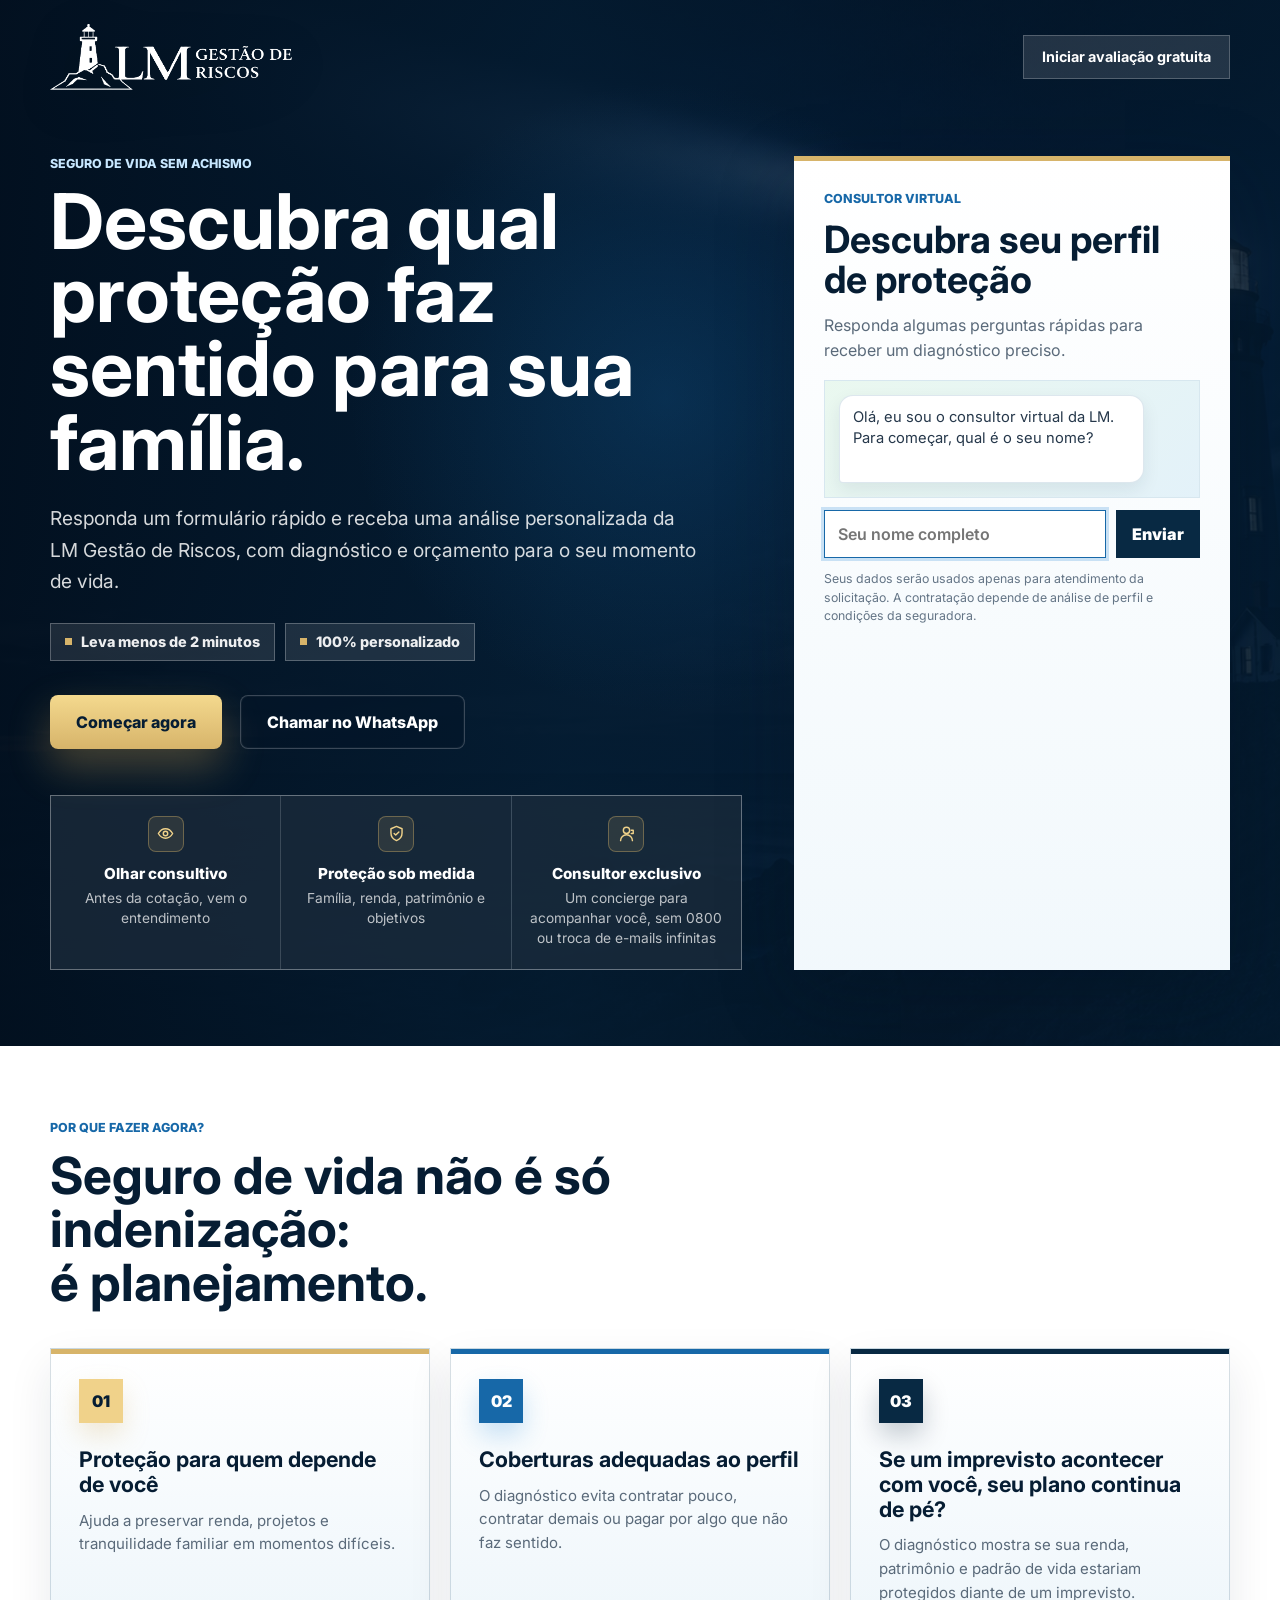
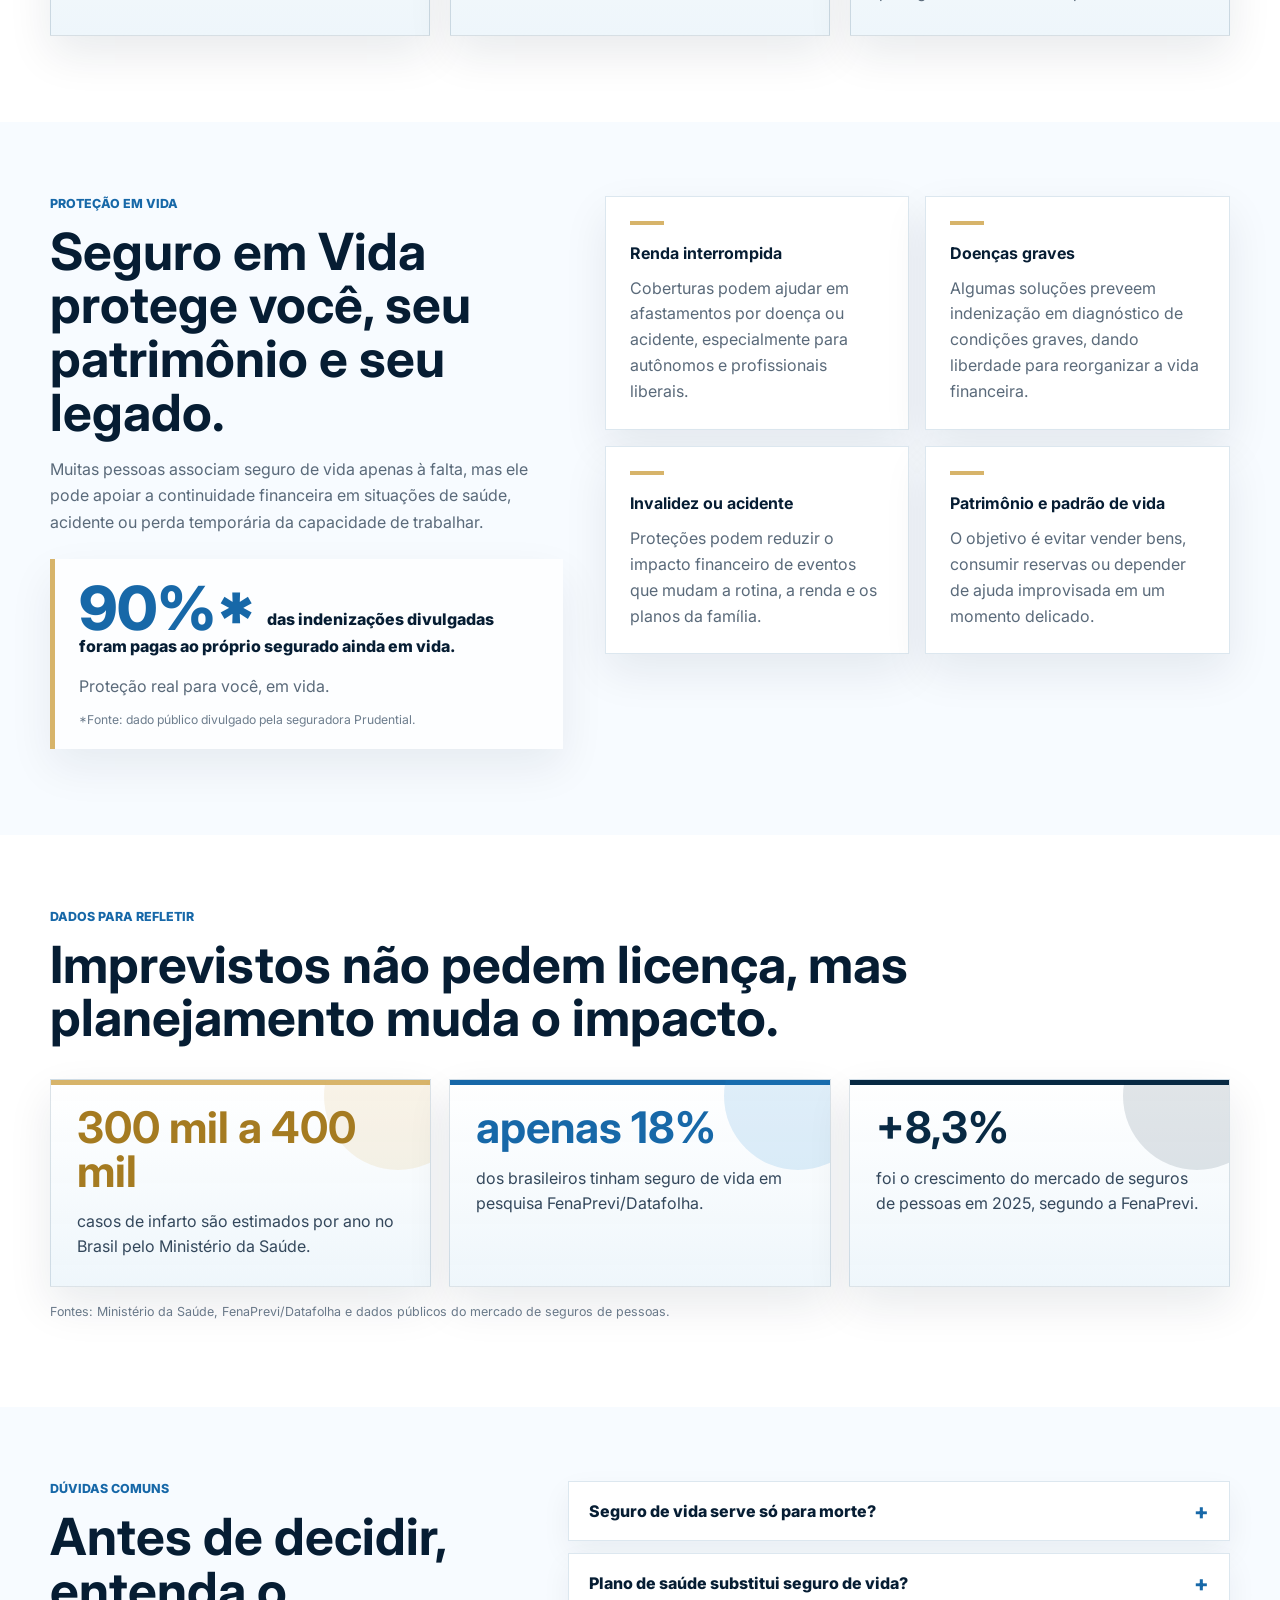
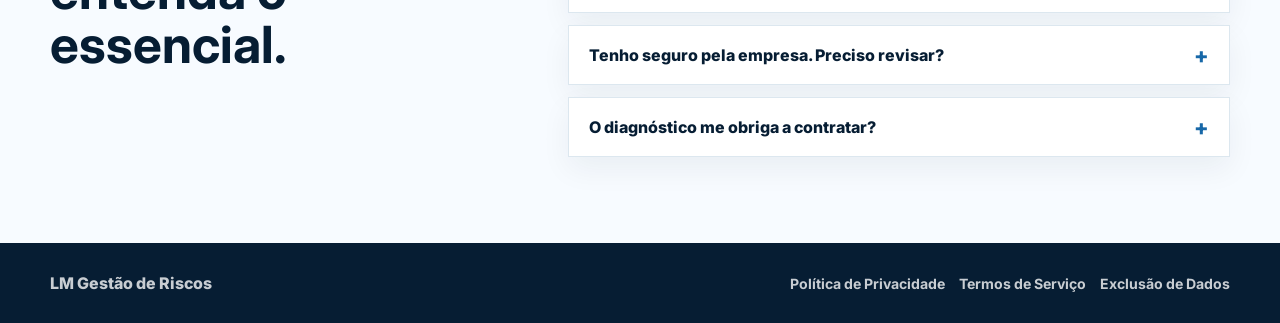
<file: index.html>
<!doctype html>
<html lang="pt-BR">
  <head>
    <meta charset="utf-8" />
    <meta name="viewport" content="width=device-width, initial-scale=1" />
    <meta
      name="description"
      content="Avaliação gratuita de seguro de vida com a LM Gestão de Riscos."
    />
    <title>LM Gestão de Riscos | Avaliação gratuita de seguro de vida</title>
    <link rel="preconnect" href="https://fonts.googleapis.com" />
    <link rel="preconnect" href="https://fonts.gstatic.com" crossorigin />
    <link
      href="https://fonts.googleapis.com/css2?family=Inter:wght@400;500;600;700;800&display=swap"
      rel="stylesheet"
    />
    <link rel="stylesheet" href="./styles.css?v=20260731-chat-card-v1" />
  </head>
  <body>
    <main class="page-shell">
      <section class="hero" aria-labelledby="hero-title">
        <div class="hero__bg" aria-hidden="true"></div>
        <div class="hero__overlay" aria-hidden="true"></div>

        <header class="topbar" aria-label="Topo da página">
          <a class="brand" href="#inicio" aria-label="LM Gestão de Riscos">
            <img src="./assets/lm-logo-transparent.png" alt="LM Gestão de Riscos" />
          </a>
          <a class="topbar__link" href="#diagnostico">Iniciar avaliação gratuita</a>
        </header>

        <div class="hero__content" id="inicio">
          <div class="hero__copy">
            <p class="eyebrow">Seguro de vida sem achismo</p>
            <h1 id="hero-title">Descubra qual proteção faz sentido para sua família.</h1>
            <p class="hero__lead">
              Responda um formulário rápido e receba uma análise personalizada da LM Gestão de
              Riscos, com diagnóstico e orçamento para o seu momento de vida.
            </p>
            <ul class="benefit-pills" aria-label="Benefícios da avaliação">
              <li>Leva menos de 2 minutos</li>
              <li>100% personalizado</li>
            </ul>
            <div class="hero__actions">
              <a class="button button--primary" href="#diagnostico">Começar agora</a>
              <a class="button button--ghost button--whatsapp" href="https://wa.me/5519995021177" target="_blank" rel="noreferrer">
                Chamar no WhatsApp
              </a>
            </div>
            <dl class="trust-row" aria-label="Diferenciais da LM">
              <div>
                <span class="trust-row__icon" aria-hidden="true">
                  <svg viewBox="0 0 24 24" focusable="false">
                    <path d="M3 12s3.4-6 9-6 9 6 9 6-3.4 6-9 6-9-6-9-6Z" />
                    <circle cx="12" cy="12" r="2.8" />
                  </svg>
                </span>
                <dt>Olhar consultivo</dt>
                <dd>Antes da cotação, vem o entendimento</dd>
              </div>
              <div>
                <span class="trust-row__icon" aria-hidden="true">
                  <svg viewBox="0 0 24 24" focusable="false">
                    <path d="M12 3l7 3v5.4c0 4.3-2.8 7.9-7 9.6-4.2-1.7-7-5.3-7-9.6V6l7-3Z" />
                    <path d="M9 12l2 2 4-4" />
                  </svg>
                </span>
                <dt>Proteção sob medida</dt>
                <dd>Família, renda, patrimônio e objetivos</dd>
              </div>
              <div>
                <span class="trust-row__icon" aria-hidden="true">
                  <svg viewBox="0 0 24 24" focusable="false">
                    <path d="M12 12a4 4 0 1 0 0-8 4 4 0 0 0 0 8Z" />
                    <path d="M4.5 21a7.5 7.5 0 0 1 15 0" />
                    <path d="M18 8h2.5v4H18" />
                  </svg>
                </span>
                <dt>Consultor exclusivo</dt>
                <dd>Um concierge para acompanhar você, sem 0800 ou troca de e-mails infinitas</dd>
              </div>
            </dl>
          </div>

          <aside class="lead-panel" id="diagnostico" aria-labelledby="form-title">
            <div class="lead-panel__header">
              <p class="eyebrow">Consultor virtual</p>
              <h2 id="form-title">Descubra seu perfil de proteção</h2>
              <p>Responda algumas perguntas rápidas para receber um diagnóstico preciso.</p>
            </div>

            <div class="agent" id="leadAgent" aria-live="polite">
              <div class="agent__messages" id="agentMessages"></div>
              <div class="agent__controls" id="agentControls"></div>
              <p class="form-note">
                Seus dados serão usados apenas para atendimento da solicitação. A contratação depende de
                análise de perfil e condições da seguradora.
              </p>
            </div>
          </aside>
        </div>
      </section>

      <section class="section section--scheduler" id="agenda" hidden aria-labelledby="scheduler-title">
        <div class="section__inner scheduler">
          <div class="scheduler__heading">
            <div>
              <p class="eyebrow">Próximo passo</p>
              <h2 id="scheduler-title">Escolha o melhor horário para receber seu diagnóstico.</h2>
              <p>
                Um especialista vai organizar suas respostas e apresentar uma solução alinhada ao seu momento,
                com explicação simples sobre valores, coberturas e próximos passos.
              </p>
            </div>
            <ul class="scheduler__steps" aria-label="Como funciona a apresentação">
              <li>30 minutos</li>
              <li>Diagnóstico individual</li>
              <li>Solução personalizada</li>
            </ul>
          </div>
          <div class="scheduler__card">
            <div class="scheduler__card-bar" aria-hidden="true">
              <span></span>
              <span></span>
              <span></span>
            </div>
            <div class="scheduler__embed" id="calendlyEmbed"></div>
          </div>
        </div>
      </section>

      <section class="section section--white" aria-labelledby="why-title">
        <div class="section__inner">
          <div class="section__heading">
            <p class="eyebrow">Por que fazer agora?</p>
            <h2 id="why-title">Seguro de vida não é só indenização: <span class="text-nowrap">é planejamento.</span></h2>
          </div>
          <div class="feature-grid">
            <article class="feature">
              <span class="feature__icon" aria-hidden="true">01</span>
              <h3>Proteção para quem depende de você</h3>
              <p>Ajuda a preservar renda, projetos e tranquilidade familiar em momentos difíceis.</p>
            </article>
            <article class="feature">
              <span class="feature__icon" aria-hidden="true">02</span>
              <h3>Coberturas adequadas ao perfil</h3>
              <p>O diagnóstico evita contratar pouco, contratar demais ou pagar por algo que não faz sentido.</p>
            </article>
            <article class="feature">
              <span class="feature__icon" aria-hidden="true">03</span>
              <h3>Se um imprevisto acontecer com você, seu plano continua de pé?</h3>
              <p>O diagnóstico mostra se sua renda, patrimônio e padrão de vida estariam protegidos diante de um imprevisto.</p>
            </article>
          </div>
        </div>
      </section>

      <section class="section section--soft" aria-labelledby="life-title">
        <div class="section__inner split-section">
          <div class="section__heading">
            <p class="eyebrow">Proteção em vida</p>
            <h2 id="life-title">Seguro em Vida protege você, seu patrimônio e seu legado.</h2>
            <p>
              Muitas pessoas associam seguro de vida apenas à falta, mas ele pode apoiar a continuidade
              financeira em situações de saúde, acidente ou perda temporária da capacidade de trabalhar.
            </p>
            <div class="life-proof">
              <p class="life-proof__stat">
                <span>90%*</span> das indenizações divulgadas foram pagas ao próprio segurado ainda em vida.
              </p>
              <p>
                Proteção real para você, em vida.
              </p>
              <small>*Fonte: dado público divulgado pela seguradora Prudential.</small>
            </div>
          </div>
          <div class="coverage-list" aria-label="Exemplos de proteções em vida">
            <article>
              <h3>Renda interrompida</h3>
              <p>Coberturas podem ajudar em afastamentos por doença ou acidente, especialmente para autônomos e profissionais liberais.</p>
            </article>
            <article>
              <h3>Doenças graves</h3>
              <p>Algumas soluções preveem indenização em diagnóstico de condições graves, dando liberdade para reorganizar a vida financeira.</p>
            </article>
            <article>
              <h3>Invalidez ou acidente</h3>
              <p>Proteções podem reduzir o impacto financeiro de eventos que mudam a rotina, a renda e os planos da família.</p>
            </article>
            <article>
              <h3>Patrimônio e padrão de vida</h3>
              <p>O objetivo é evitar vender bens, consumir reservas ou depender de ajuda improvisada em um momento delicado.</p>
            </article>
          </div>
        </div>
      </section>

      <section class="section section--white" aria-labelledby="numbers-title">
        <div class="section__inner">
          <div class="section__heading section__heading--wide">
            <p class="eyebrow">Dados para refletir</p>
            <h2 id="numbers-title">Imprevistos não pedem licença, mas planejamento muda o impacto.</h2>
          </div>
          <div class="stat-grid">
            <article class="stat-card">
              <strong>300 mil a 400 mil</strong>
              <p>casos de infarto são estimados por ano no Brasil pelo Ministério da Saúde.</p>
            </article>
            <article class="stat-card">
              <strong>apenas 18%</strong>
              <p>dos brasileiros tinham seguro de vida em pesquisa FenaPrevi/Datafolha.</p>
            </article>
            <article class="stat-card">
              <strong>+8,3%</strong>
              <p>foi o crescimento do mercado de seguros de pessoas em 2025, segundo a FenaPrevi.</p>
            </article>
          </div>
          <p class="source-note">
            Fontes: Ministério da Saúde, FenaPrevi/Datafolha e dados públicos do mercado de seguros de pessoas.
          </p>
        </div>
      </section>

      <section class="section section--soft" aria-labelledby="faq-title">
        <div class="section__inner faq-section">
          <div class="section__heading">
            <p class="eyebrow">Dúvidas comuns</p>
            <h2 id="faq-title">Antes de decidir, entenda o essencial.</h2>
          </div>
          <div class="faq-list">
            <details>
              <summary>Seguro de vida serve só para morte?</summary>
              <p>Não. Dependendo da apólice, pode incluir coberturas para doenças graves, invalidez, acidentes e proteção de renda.</p>
            </details>
            <details>
              <summary>Plano de saúde substitui seguro de vida?</summary>
              <p>Não. Eles são complementares: o plano de saúde ajuda a arcar com os custos médicos, enquanto o seguro de vida traz liquidez para manter o padrão de vida e pagar as contas enquanto você foca na recuperação.</p>
            </details>
            <details>
              <summary>Tenho seguro pela empresa. Preciso revisar?</summary>
              <p>Vale revisar. Muitas coberturas corporativas são padronizadas e podem não acompanhar sua renda, família, patrimônio e objetivos.</p>
            </details>
            <details>
              <summary>O diagnóstico me obriga a contratar?</summary>
              <p>Não. A ideia é entender seu momento e mostrar caminhos possíveis, com orientação clara para você decidir com segurança.</p>
            </details>
          </div>
        </div>
      </section>

      <footer class="site-footer">
        <div class="site-footer__inner">
          <p>LM Gestão de Riscos</p>
          <nav aria-label="Links legais">
            <a href="./privacidade.html">Política de Privacidade</a>
            <a href="./termos.html">Termos de Serviço</a>
            <a href="./exclusao-de-dados.html">Exclusão de Dados</a>
          </nav>
        </div>
      </footer>
    </main>

    <script>
      window.LM_CALENDLY_URL = "https://calendly.com/lucas-mseg/30min";
      window.LM_LEAD_ENDPOINT = "";
    </script>
    <script src="./script.js?v=20260709-protecao-em-vida"></script>
  </body>
</html>
</file>
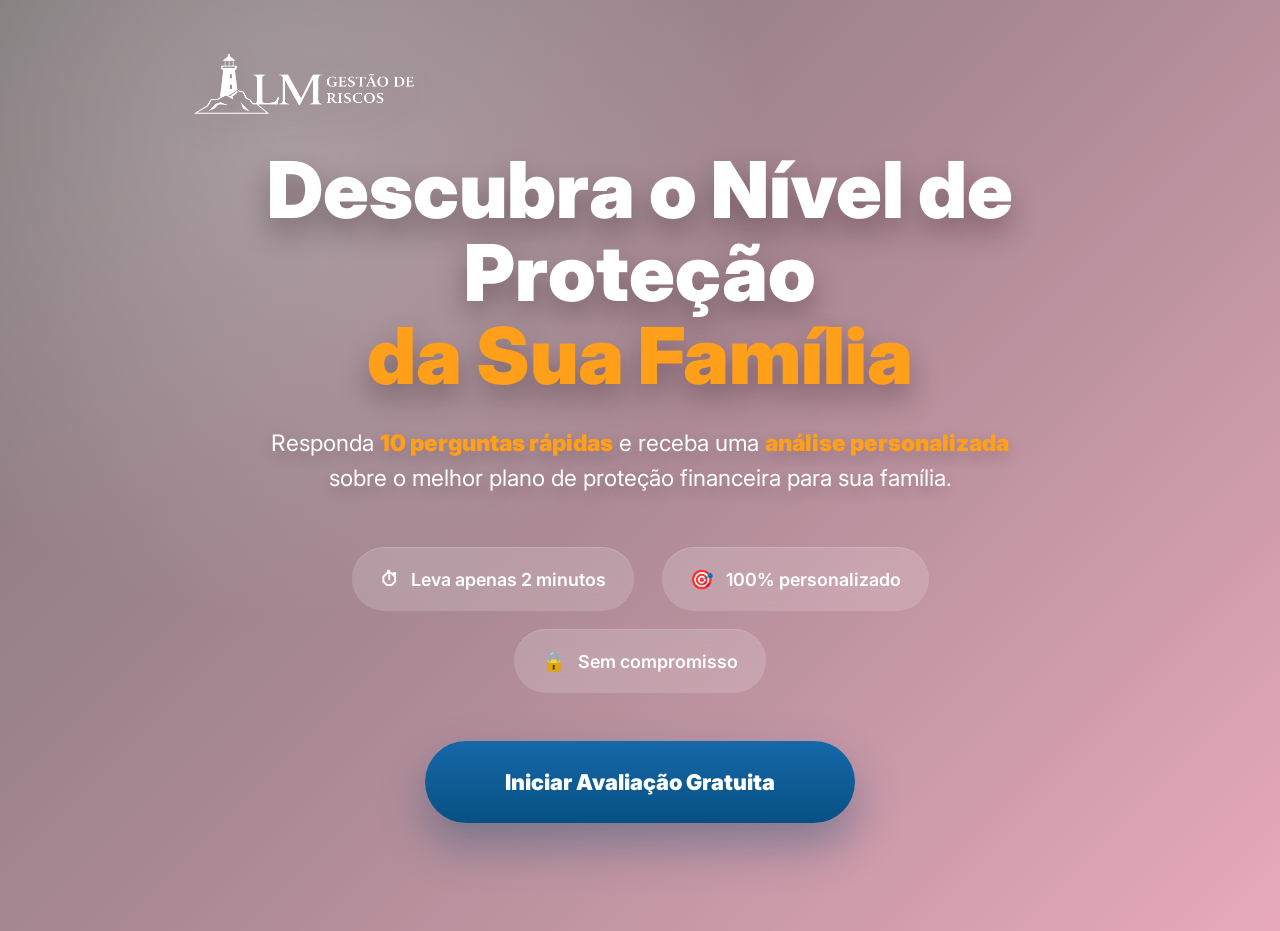
<file: diagnostico-funil/index.html>
<!doctype html>
<html lang="pt-BR">
  <head>
    <meta charset="utf-8" />
    <meta name="viewport" content="width=device-width, initial-scale=1" />
    <meta
      name="description"
      content="Diagnostico rapido de protecao financeira da LM Gestao de Riscos."
    />
    <title>Diagnóstico de proteção | LM Gestão de Riscos</title>
    <link rel="preconnect" href="https://fonts.googleapis.com" />
    <link rel="preconnect" href="https://fonts.gstatic.com" crossorigin />
    <link
      href="https://fonts.googleapis.com/css2?family=Inter:wght@400;500;600;700;800;900&display=swap"
      rel="stylesheet"
    />
    <link rel="stylesheet" href="./styles.css?v=20260714-funil-lm-v1" />
  </head>
  <body>
    <main class="funnel-shell" id="app">
      <section class="screen screen--hero is-active" id="heroScreen" aria-labelledby="heroTitle">
        <div class="brand-mark" aria-label="LM Gestão de Riscos">
          <img src="./assets/lm-logo-transparent.png" alt="LM Gestão de Riscos" />
        </div>

        <div class="hero-content">
          <h1 id="heroTitle">
            Descubra o Nível de Proteção
            <span>da Sua Família</span>
          </h1>
          <p>
            Responda <strong>10 perguntas rápidas</strong> e receba uma
            <strong>análise personalizada</strong> sobre o melhor plano de proteção
            financeira para sua família.
          </p>

          <div class="trust-row" aria-label="Resumo do diagnóstico">
            <span><b aria-hidden="true">⏱</b> Leva apenas 2 minutos</span>
            <span><b aria-hidden="true">🎯</b> 100% personalizado</span>
            <span><b aria-hidden="true">🔒</b> Sem compromisso</span>
          </div>

          <button class="primary-button" id="startButton" type="button">
            Iniciar Avaliação Gratuita
          </button>
        </div>
      </section>

      <section class="screen screen--quiz" id="quizScreen" aria-live="polite" hidden>
        <div class="quiz-card">
          <div class="brand-mark brand-mark--small">
            <img src="./assets/lm-logo-transparent.png" alt="LM Gestão de Riscos" />
          </div>

          <div class="progress-header" id="progressHeader">
            <span id="progressLabel">Pergunta 1 de 10</span>
            <span id="progressPercent">10%</span>
          </div>
          <div class="progress-track" aria-hidden="true">
            <i id="progressBar"></i>
          </div>

          <div id="questionPanel"></div>
        </div>
      </section>
    </main>

    <script src="./script.js?v=20260714-funil-lm-v1"></script>
  </body>
</html>
</file>
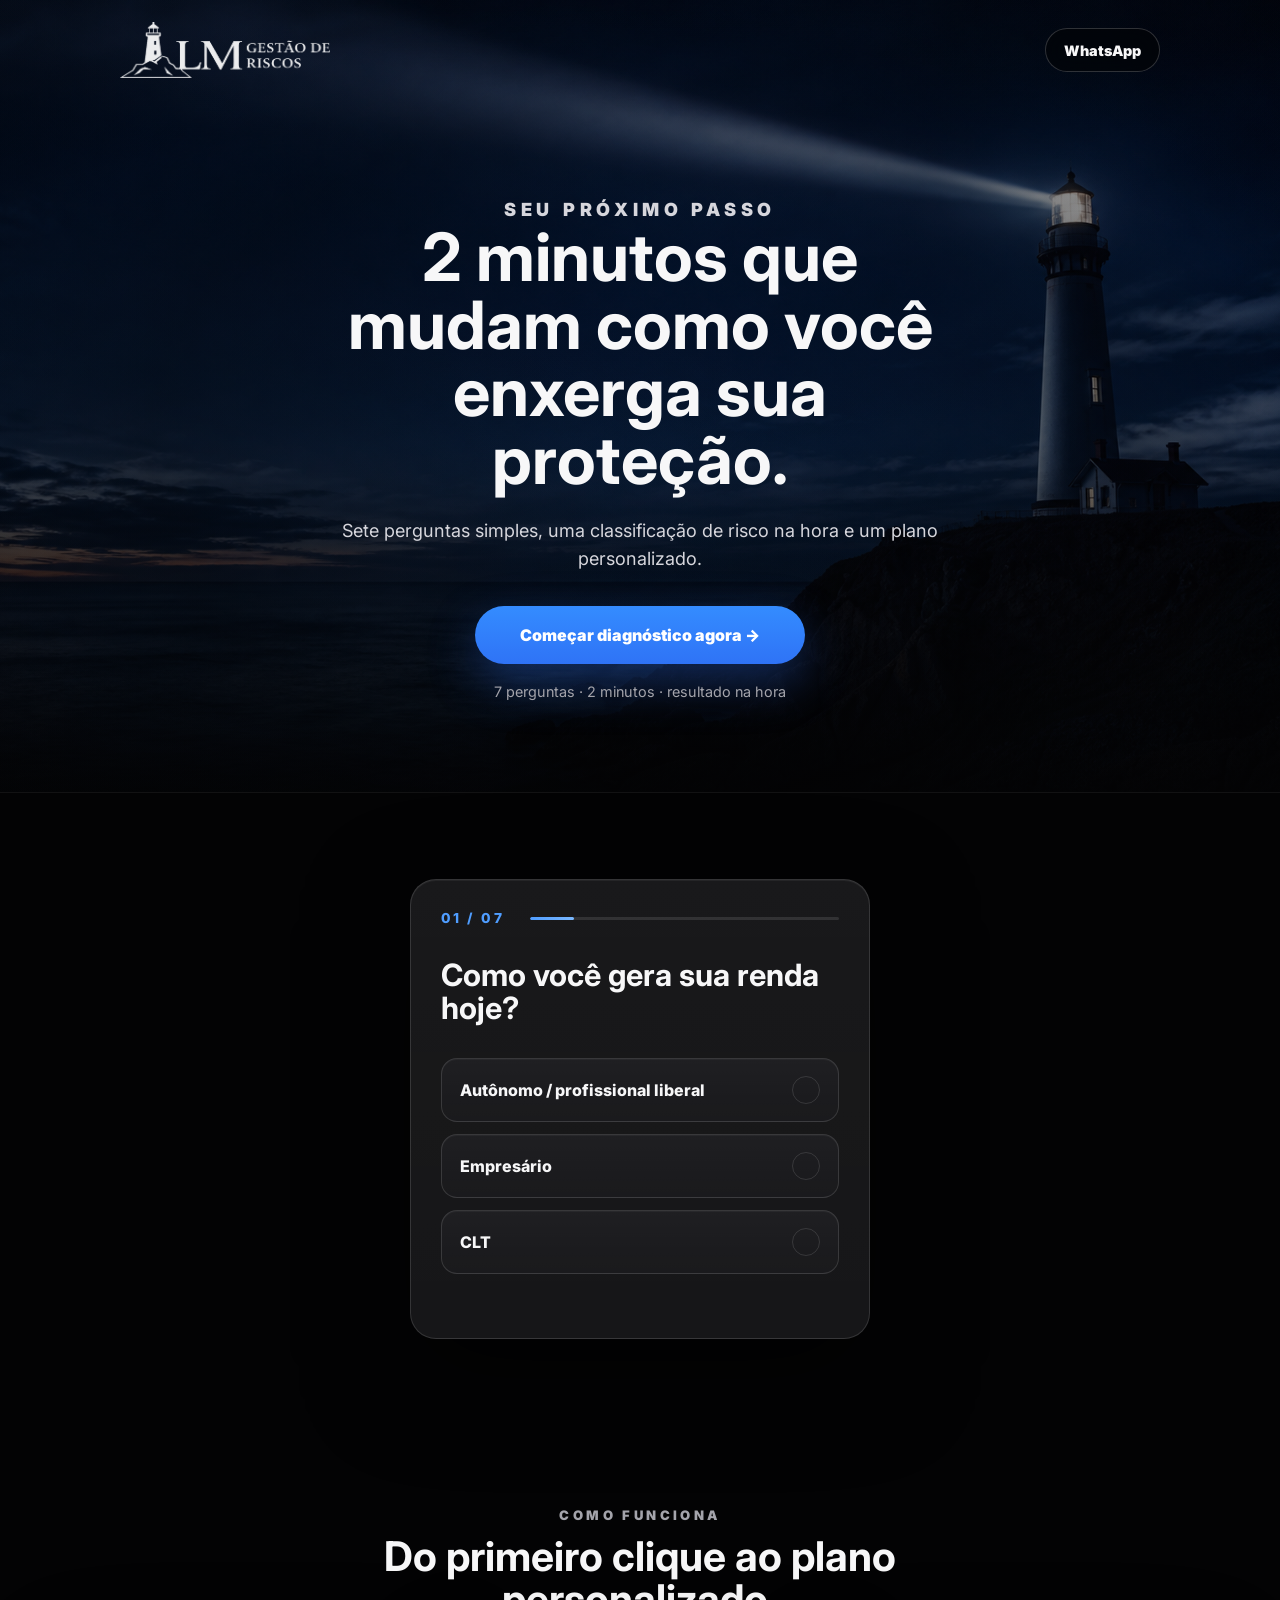
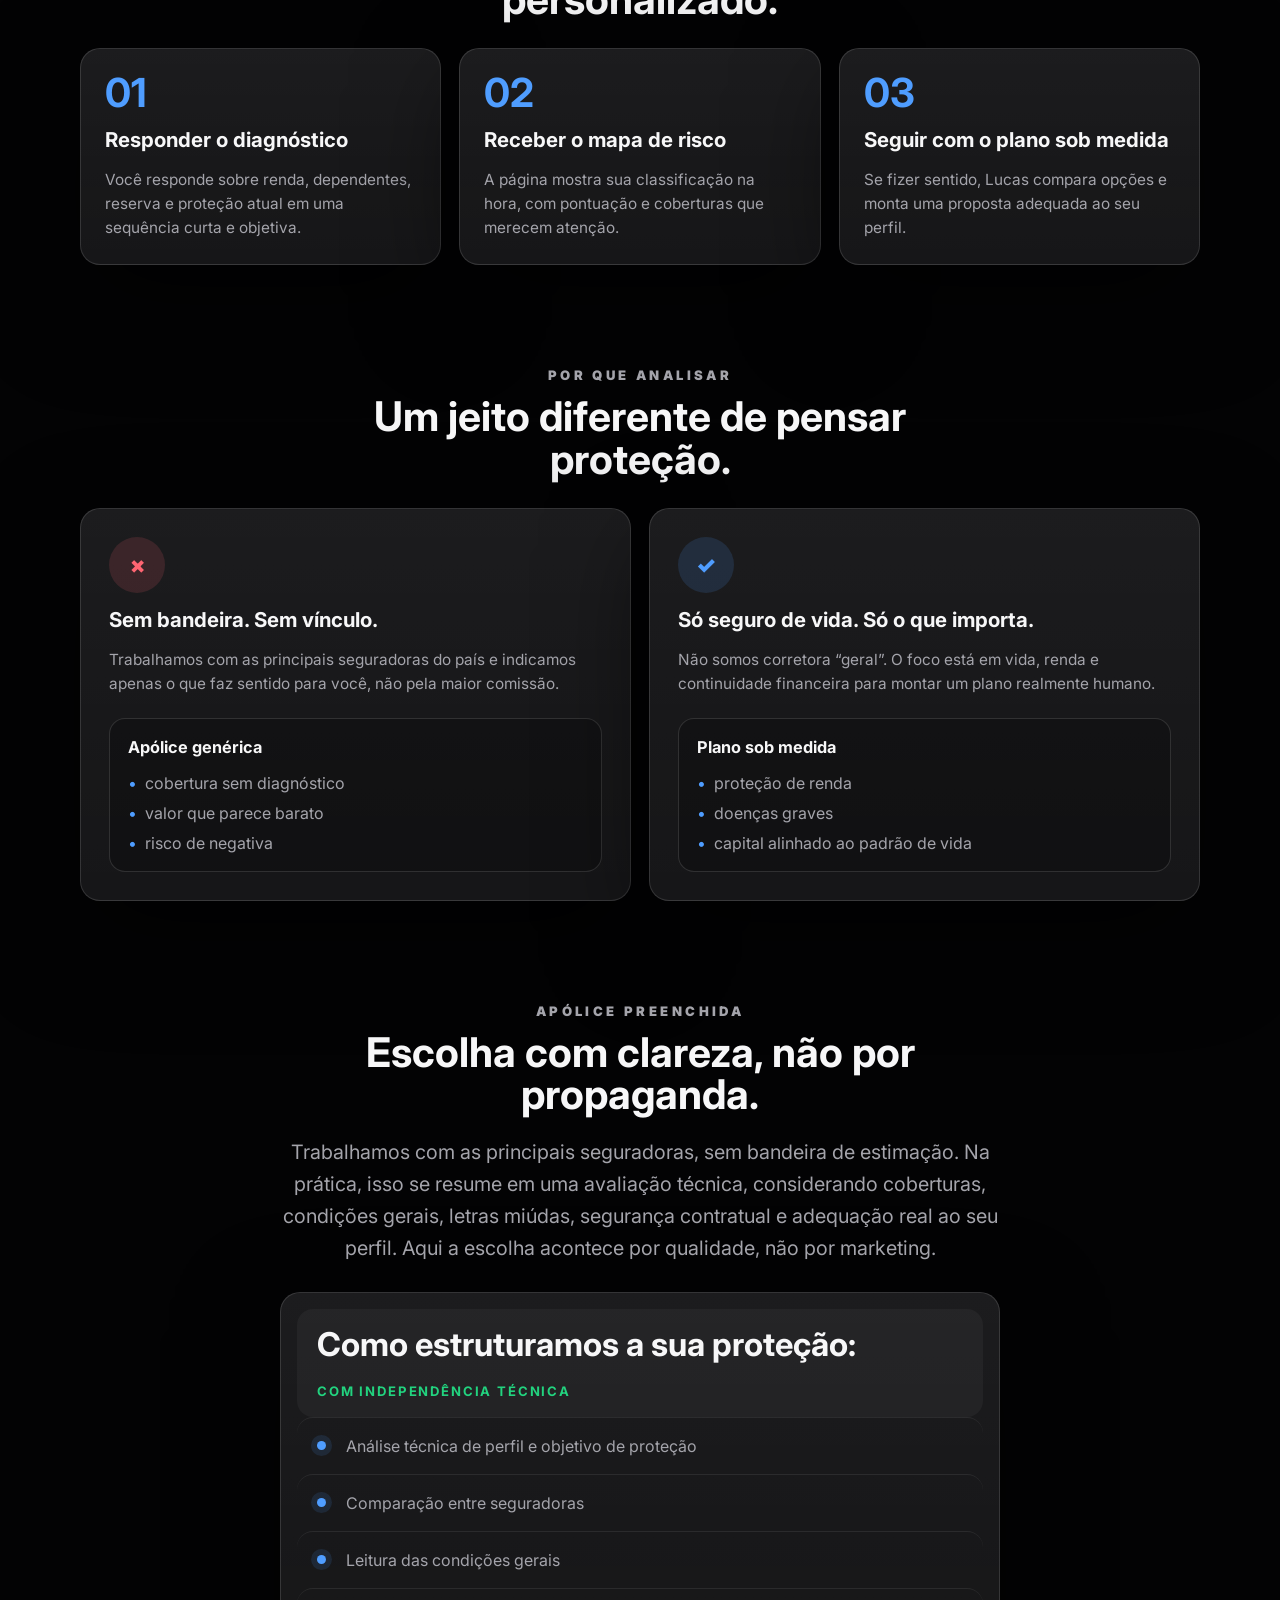
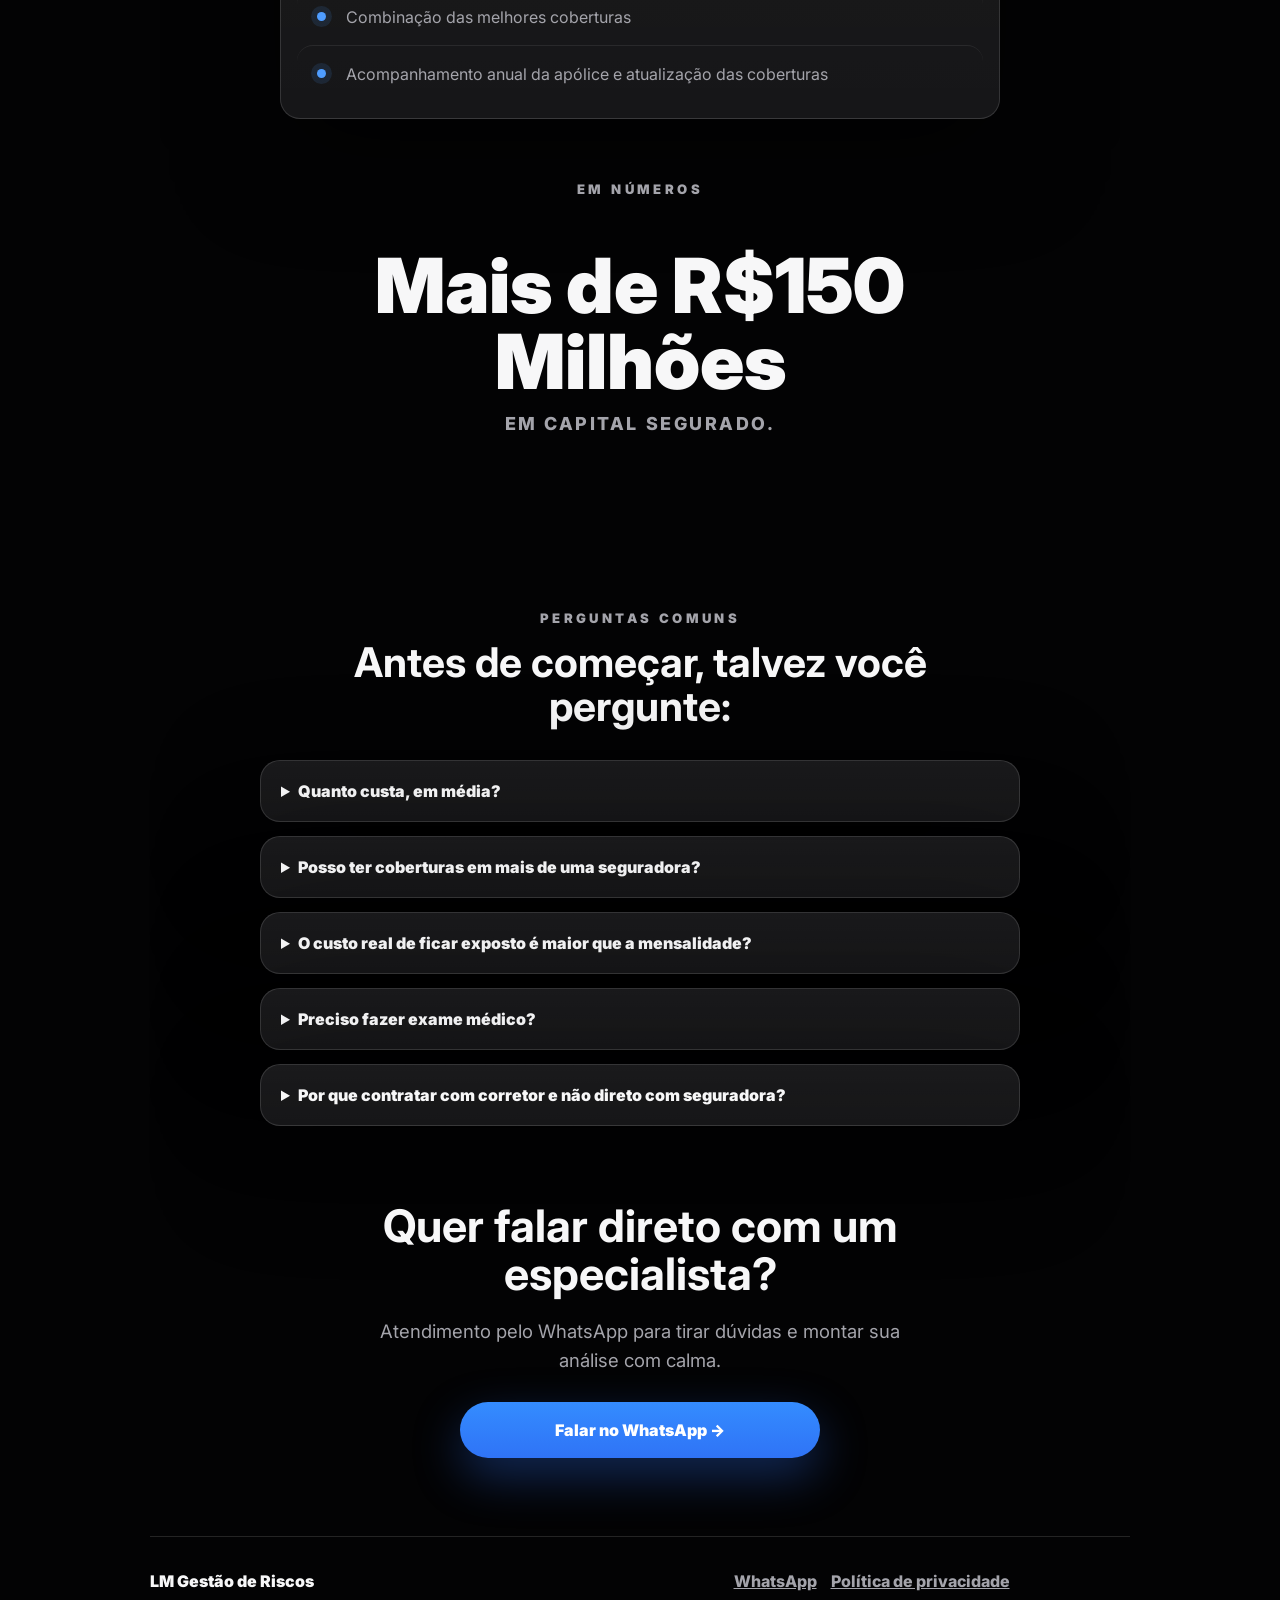
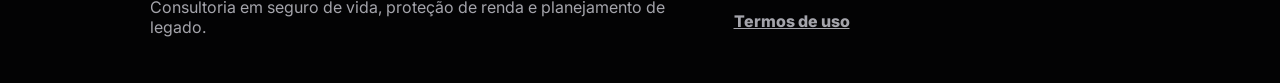
<file: diagnostico/index.html>
<!doctype html>
<html lang="pt-BR">
  <head>
    <meta charset="utf-8" />
    <meta name="viewport" content="width=device-width, initial-scale=1" />
    <meta
      name="description"
      content="Diagnostico de protecao financeira da LM Gestao de Riscos."
    />
    <title>Diagnóstico de proteção | LM Gestão de Riscos</title>
    <link rel="preconnect" href="https://fonts.googleapis.com" />
    <link rel="preconnect" href="https://fonts.gstatic.com" crossorigin />
    <link
      href="https://fonts.googleapis.com/css2?family=Inter:wght@400;500;600;700;800;900&display=swap"
      rel="stylesheet"
    />
    <link rel="stylesheet" href="./styles.css?v=20260721-whatsapp-cta-v1" />
  </head>
  <body>
    <main>
      <section class="landing-hero" id="inicio" aria-labelledby="hero-title">
        <header class="topbar">
          <a class="brand" href="#inicio" aria-label="LM Gestão de Riscos">
            <img src="./assets/lm-logo-transparent.png" alt="LM Gestão de Riscos" />
          </a>
          <a class="topbar-cta" href="https://wa.me/5519995021177" target="_blank" rel="noreferrer">WhatsApp</a>
        </header>

        <div class="hero-copy">
          <p class="eyebrow">Seu próximo passo</p>
          <h1 id="hero-title">2 minutos que mudam como você enxerga sua proteção.</h1>
          <p>Sete perguntas simples, uma classificação de risco na hora e um plano personalizado.</p>
          <a class="button button--primary" href="#diagnostico">Começar diagnóstico agora →</a>
          <small>7 perguntas · 2 minutos · resultado na hora</small>
        </div>
      </section>

      <section class="diagnostic-hero" id="diagnostico" aria-labelledby="diagnostic-title">
        <div class="diagnostic-app" id="diagnostic-app" aria-live="polite">
          <div class="progress-row" id="progressRow">
            <span id="progressText">01 / 07</span>
            <div class="progress-track" aria-hidden="true"><i id="progressBar"></i></div>
          </div>
          <div class="question-card" id="questionCard"></div>
          <div class="diagnostic-actions">
            <button class="back-button" id="backButton" type="button">← Voltar</button>
          </div>
        </div>
      </section>

      <section class="scheduler-section" id="agenda" hidden aria-labelledby="scheduler-title">
        <div class="scheduler">
          <div class="scheduler__heading">
            <div>
              <p class="eyebrow">Próximo passo</p>
              <h2 id="scheduler-title">Escolha o melhor horário para receber seu plano.</h2>
              <p>Lucas organiza suas respostas e apresenta uma solução alinhada ao seu momento, com explicação simples sobre valores, coberturas e próximos passos.</p>
            </div>
            <ul class="scheduler__steps" aria-label="Como funciona a apresentação">
              <li>30 minutos</li>
              <li>Diagnóstico individual</li>
              <li>Plano personalizado</li>
            </ul>
          </div>
          <div class="scheduler__card">
            <div class="scheduler__card-bar" aria-hidden="true">
              <span></span>
              <span></span>
              <span></span>
            </div>
            <div class="scheduler__embed" id="calendlyEmbed"></div>
          </div>
        </div>
      </section>

      <section class="how-section" aria-labelledby="how-title">
        <div class="section__header">
          <p class="eyebrow">Como funciona</p>
          <h2 id="how-title">Do primeiro clique ao plano personalizado.</h2>
        </div>
        <div class="journey-grid">
          <article>
            <strong>01</strong>
            <h3>Responder o diagnóstico</h3>
            <p>Você responde sobre renda, dependentes, reserva e proteção atual em uma sequência curta e objetiva.</p>
          </article>
          <article>
            <strong>02</strong>
            <h3>Receber o mapa de risco</h3>
            <p>A página mostra sua classificação na hora, com pontuação e coberturas que merecem atenção.</p>
          </article>
          <article>
            <strong>03</strong>
            <h3>Seguir com o plano sob medida</h3>
            <p>Se fizer sentido, Lucas compara opções e monta uma proposta adequada ao seu perfil.</p>
          </article>
        </div>
      </section>

      <section class="method-section" aria-labelledby="method-title">
        <div class="section__header">
          <p class="eyebrow">Por que analisar</p>
          <h2 id="method-title">Um jeito diferente de pensar proteção.</h2>
        </div>
        <div class="method-grid">
          <article class="method-card method-card--danger">
            <span class="icon-dot" aria-hidden="true">×</span>
            <h3>Sem bandeira. Sem vínculo.</h3>
            <p>Trabalhamos com as principais seguradoras do país e indicamos apenas o que faz sentido para você, não pela maior comissão.</p>
            <div class="mini-compare">
              <b>Apólice genérica</b>
              <ul>
                <li>cobertura sem diagnóstico</li>
                <li>valor que parece barato</li>
                <li>risco de negativa</li>
              </ul>
            </div>
          </article>
          <article class="method-card method-card--blue">
            <span class="icon-dot" aria-hidden="true">✓</span>
            <h3>Só seguro de vida. Só o que importa.</h3>
            <p>Não somos corretora “geral”. O foco está em vida, renda e continuidade financeira para montar um plano realmente humano.</p>
            <div class="mini-compare">
              <b>Plano sob medida</b>
              <ul>
                <li>proteção de renda</li>
                <li>doenças graves</li>
                <li>capital alinhado ao padrão de vida</li>
              </ul>
            </div>
          </article>
        </div>
      </section>

      <section class="proof-section" aria-labelledby="proof-title">
        <div class="section__header">
          <p class="eyebrow">Apólice preenchida</p>
          <h2 id="proof-title">Escolha com clareza, não por propaganda.</h2>
          <p>Trabalhamos com as principais seguradoras, sem bandeira de estimação. Na prática, isso se resume em uma avaliação técnica, considerando coberturas, condições gerais, letras miúdas, segurança contratual e adequação real ao seu perfil. Aqui a escolha acontece por qualidade, não por marketing.</p>
        </div>
        <div class="policy-preview choice-preview" aria-label="Como estruturamos a sua proteção">
          <div class="choice-preview__heading"><strong>Como estruturamos a sua proteção:</strong><b>com independência técnica</b></div>
          <div><span>Análise técnica de perfil e objetivo de proteção</span></div>
          <div><span>Comparação entre seguradoras</span></div>
          <div><span>Leitura das condições gerais</span></div>
          <div><span>Combinação das melhores coberturas</span></div>
          <div><span>Acompanhamento anual da apólice e atualização das coberturas</span></div>
        </div>
      </section>

      <section class="numbers-section" id="numeros">
        <p class="eyebrow">Em números</p>
        <div class="numbers-grid numbers-grid--single">
          <article>
            <dt>Mais de R$150 Milhões</dt>
            <dd>em Capital Segurado.</dd>
          </article>
        </div>
      </section>

      <section class="faq-section" aria-labelledby="faq-title">
        <div class="section__header">
          <p class="eyebrow">Perguntas comuns</p>
          <h2 id="faq-title">Antes de começar, talvez você pergunte:</h2>
        </div>
        <div class="faq-list">
          <details>
            <summary>Quanto custa, em média?</summary>
            <p>Depende de idade, saúde, profissão, capital segurado e coberturas. O diagnóstico ajuda a não contratar pouco nem pagar por excesso.</p>
          </details>
          <details>
            <summary>Posso ter coberturas em mais de uma seguradora?</summary>
            <p>Sim. Em muitos casos, faz sentido combinar o melhor de cada seguradora: uma pode ser mais forte em proteção de renda, outra em doenças graves, outra em capital por morte ou invalidez. O ponto é montar a proteção pela qualidade contratual de cada cobertura, não por uma única marca.</p>
          </details>
          <details>
            <summary>O custo real de ficar exposto é maior que a mensalidade?</summary>
            <p>Na maioria dos casos, sim. O risco financeiro de perder renda, consumir reserva ou vender patrimônio costuma ser muito maior que uma apólice bem dimensionada.</p>
          </details>
          <details>
            <summary>Preciso fazer exame médico?</summary>
            <p>Nem sempre. Algumas seguradoras usam questionário de saúde e análise de perfil; outras podem pedir exames em casos específicos.</p>
          </details>
          <details>
            <summary>Por que contratar com corretor e não direto com seguradora?</summary>
            <p>Porque um consultor exclusivo ajuda a comparar, preencher corretamente, revisar e acompanhar você depois da contratação.</p>
          </details>
        </div>
      </section>

      <section class="contact-cta" aria-label="Falar com especialista">
        <h2>Quer falar direto com um especialista?</h2>
        <p>Atendimento pelo WhatsApp para tirar dúvidas e montar sua análise com calma.</p>
        <a class="button button--primary" href="https://wa.me/5519995021177" target="_blank" rel="noreferrer">Falar no WhatsApp →</a>
      </section>

      <footer class="footer">
        <div>
          <p>LM Gestão de Riscos</p>
          <span>Consultoria em seguro de vida, proteção de renda e planejamento de legado.</span>
        </div>
        <nav aria-label="Links">
          <a href="https://wa.me/5519995021177" target="_blank" rel="noreferrer">WhatsApp</a>
          <a href="../privacidade.html">Política de privacidade</a>
          <a href="../termos.html">Termos de uso</a>
        </nav>
      </footer>
    </main>

    <script>
      window.LM_CALENDLY_URL = "https://calendly.com/lucas-mseg/30min";
    </script>
    <script src="./script.js?v=20260720-mobile-responsive-v1"></script>
  </body>
</html>
</file>
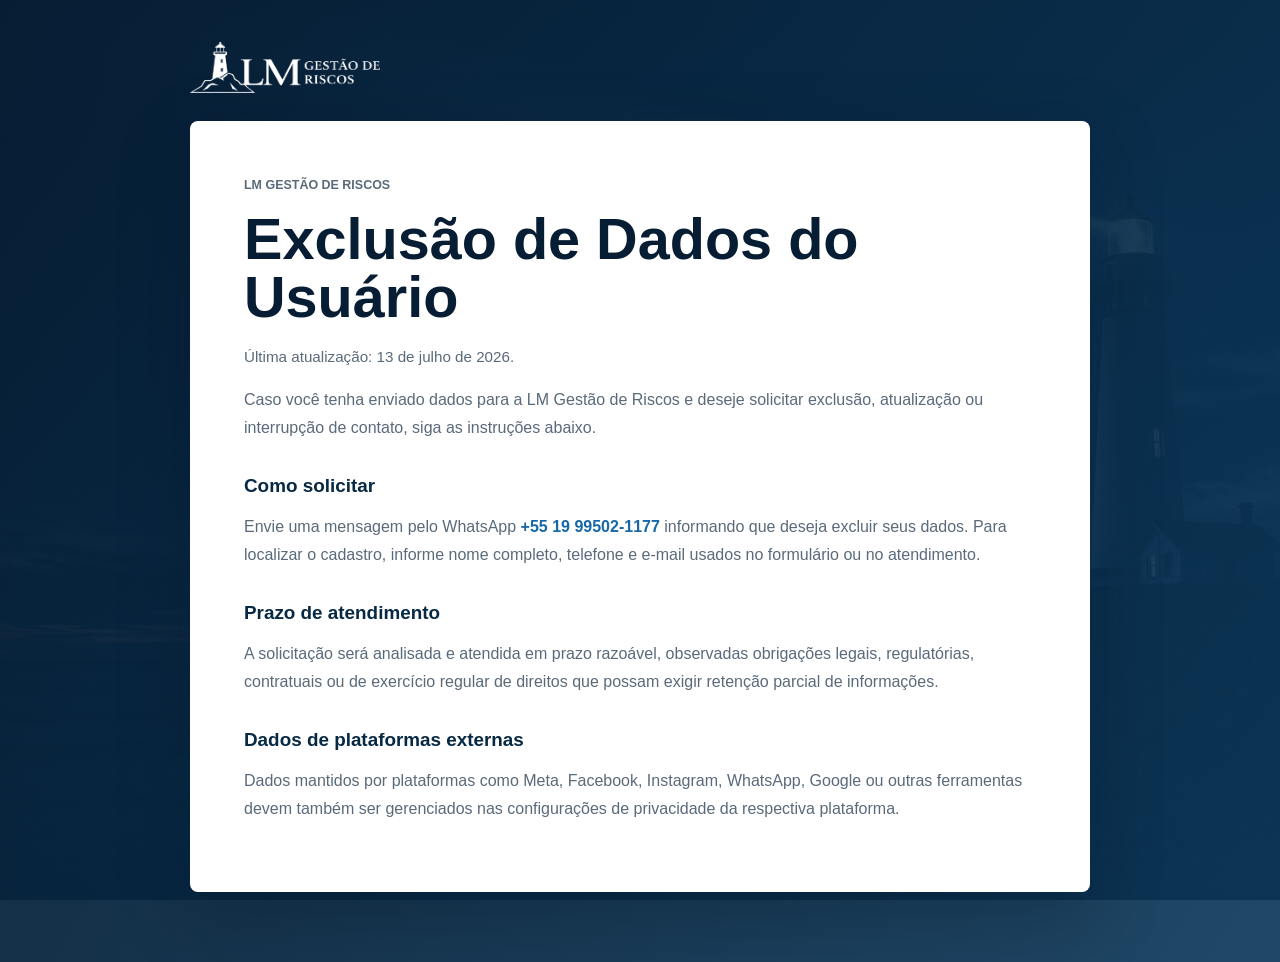
<file: exclusao-de-dados.html>
<!doctype html>
<html lang="pt-BR">
  <head>
    <meta charset="utf-8" />
    <meta name="viewport" content="width=device-width, initial-scale=1" />
    <meta
      name="description"
      content="Instruções para solicitação de exclusão de dados na LM Gestão de Riscos."
    />
    <title>Exclusão de Dados | LM Gestão de Riscos</title>
    <link rel="stylesheet" href="./styles.css?v=20260713-legal" />
  </head>
  <body class="legal-page">
    <main class="legal-shell">
      <a class="legal-brand" href="./index.html" aria-label="Voltar para LM Gestão de Riscos">
        <img src="./assets/lm-logo-transparent.png" alt="LM Gestão de Riscos" />
      </a>

      <article class="legal-card">
        <p class="eyebrow">LM Gestão de Riscos</p>
        <h1>Exclusão de Dados do Usuário</h1>
        <p class="legal-updated">Última atualização: 13 de julho de 2026.</p>

        <p>
          Caso você tenha enviado dados para a LM Gestão de Riscos e deseje
          solicitar exclusão, atualização ou interrupção de contato, siga as
          instruções abaixo.
        </p>

        <h2>Como solicitar</h2>
        <p>
          Envie uma mensagem pelo WhatsApp
          <a href="https://wa.me/5519995021177">+55 19 99502-1177</a>
          informando que deseja excluir seus dados. Para localizar o cadastro,
          informe nome completo, telefone e e-mail usados no formulário ou no
          atendimento.
        </p>

        <h2>Prazo de atendimento</h2>
        <p>
          A solicitação será analisada e atendida em prazo razoável, observadas
          obrigações legais, regulatórias, contratuais ou de exercício regular de
          direitos que possam exigir retenção parcial de informações.
        </p>

        <h2>Dados de plataformas externas</h2>
        <p>
          Dados mantidos por plataformas como Meta, Facebook, Instagram,
          WhatsApp, Google ou outras ferramentas devem também ser gerenciados nas
          configurações de privacidade da respectiva plataforma.
        </p>
      </article>
    </main>
  </body>
</html>
</file>
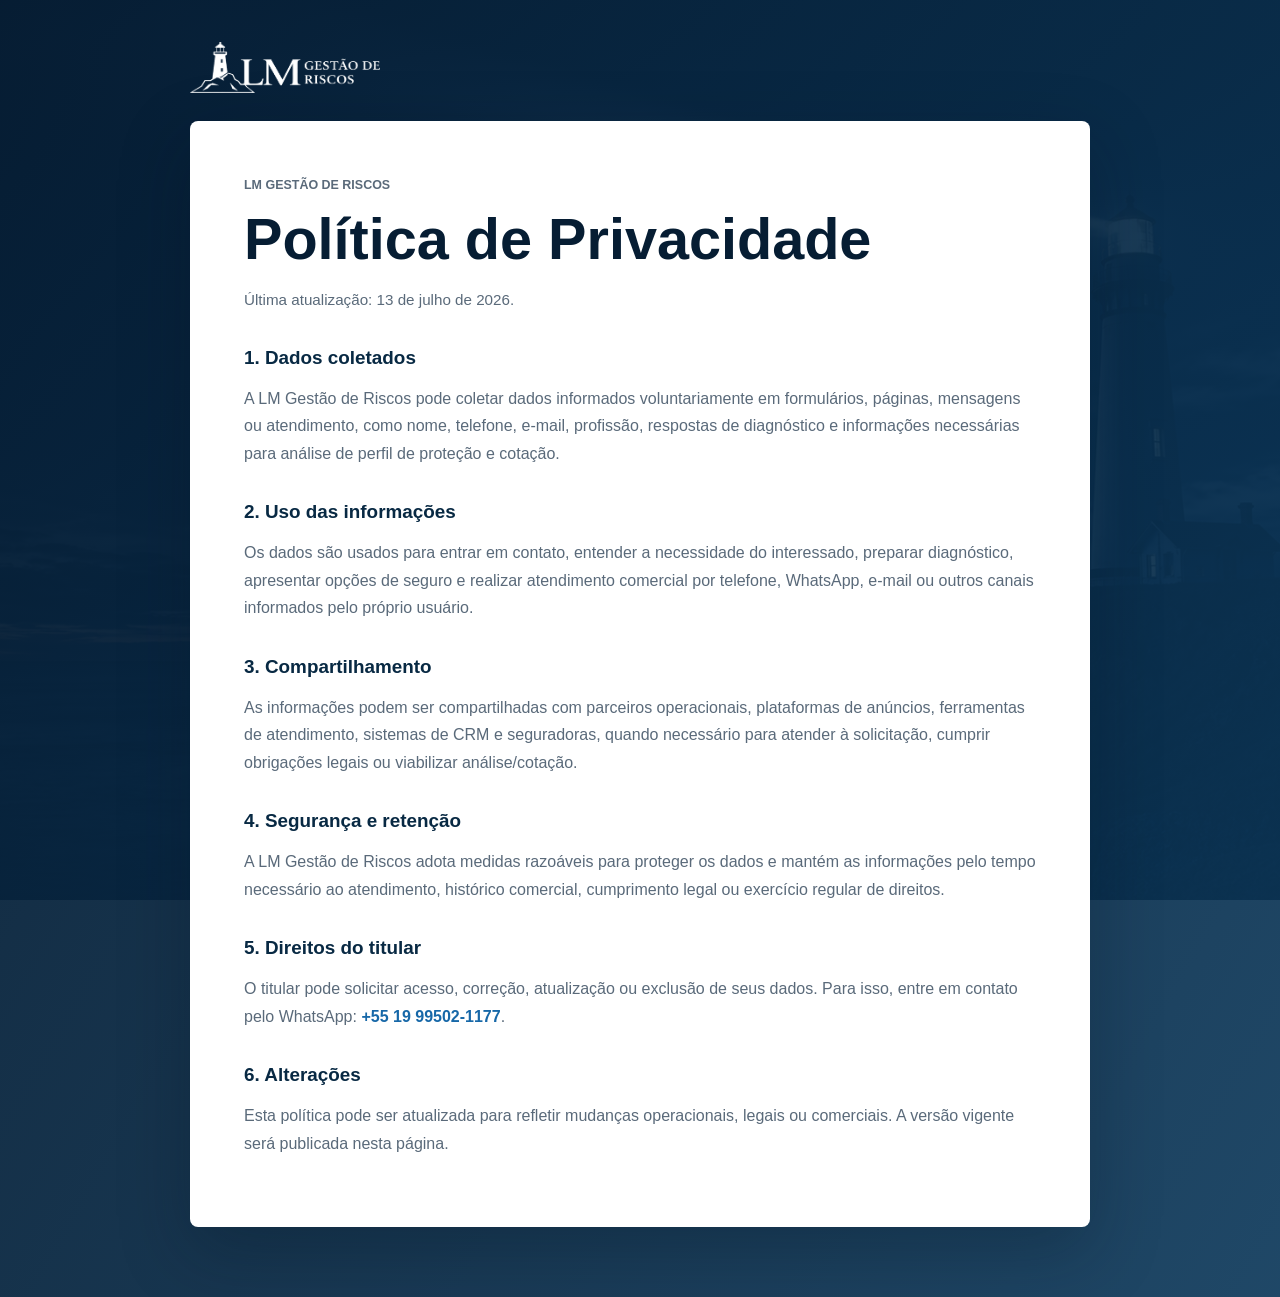
<file: privacidade.html>
<!doctype html>
<html lang="pt-BR">
  <head>
    <meta charset="utf-8" />
    <meta name="viewport" content="width=device-width, initial-scale=1" />
    <meta
      name="description"
      content="Política de Privacidade da LM Gestão de Riscos."
    />
    <title>Política de Privacidade | LM Gestão de Riscos</title>
    <link rel="stylesheet" href="./styles.css?v=20260713-legal" />
  </head>
  <body class="legal-page">
    <main class="legal-shell">
      <a class="legal-brand" href="./index.html" aria-label="Voltar para LM Gestão de Riscos">
        <img src="./assets/lm-logo-transparent.png" alt="LM Gestão de Riscos" />
      </a>

      <article class="legal-card">
        <p class="eyebrow">LM Gestão de Riscos</p>
        <h1>Política de Privacidade</h1>
        <p class="legal-updated">Última atualização: 13 de julho de 2026.</p>

        <h2>1. Dados coletados</h2>
        <p>
          A LM Gestão de Riscos pode coletar dados informados voluntariamente em
          formulários, páginas, mensagens ou atendimento, como nome, telefone,
          e-mail, profissão, respostas de diagnóstico e informações necessárias
          para análise de perfil de proteção e cotação.
        </p>

        <h2>2. Uso das informações</h2>
        <p>
          Os dados são usados para entrar em contato, entender a necessidade do
          interessado, preparar diagnóstico, apresentar opções de seguro e
          realizar atendimento comercial por telefone, WhatsApp, e-mail ou outros
          canais informados pelo próprio usuário.
        </p>

        <h2>3. Compartilhamento</h2>
        <p>
          As informações podem ser compartilhadas com parceiros operacionais,
          plataformas de anúncios, ferramentas de atendimento, sistemas de CRM e
          seguradoras, quando necessário para atender à solicitação, cumprir
          obrigações legais ou viabilizar análise/cotação.
        </p>

        <h2>4. Segurança e retenção</h2>
        <p>
          A LM Gestão de Riscos adota medidas razoáveis para proteger os dados e
          mantém as informações pelo tempo necessário ao atendimento, histórico
          comercial, cumprimento legal ou exercício regular de direitos.
        </p>

        <h2>5. Direitos do titular</h2>
        <p>
          O titular pode solicitar acesso, correção, atualização ou exclusão de
          seus dados. Para isso, entre em contato pelo WhatsApp:
          <a href="https://wa.me/5519995021177">+55 19 99502-1177</a>.
        </p>

        <h2>6. Alterações</h2>
        <p>
          Esta política pode ser atualizada para refletir mudanças operacionais,
          legais ou comerciais. A versão vigente será publicada nesta página.
        </p>
      </article>
    </main>
  </body>
</html>
</file>
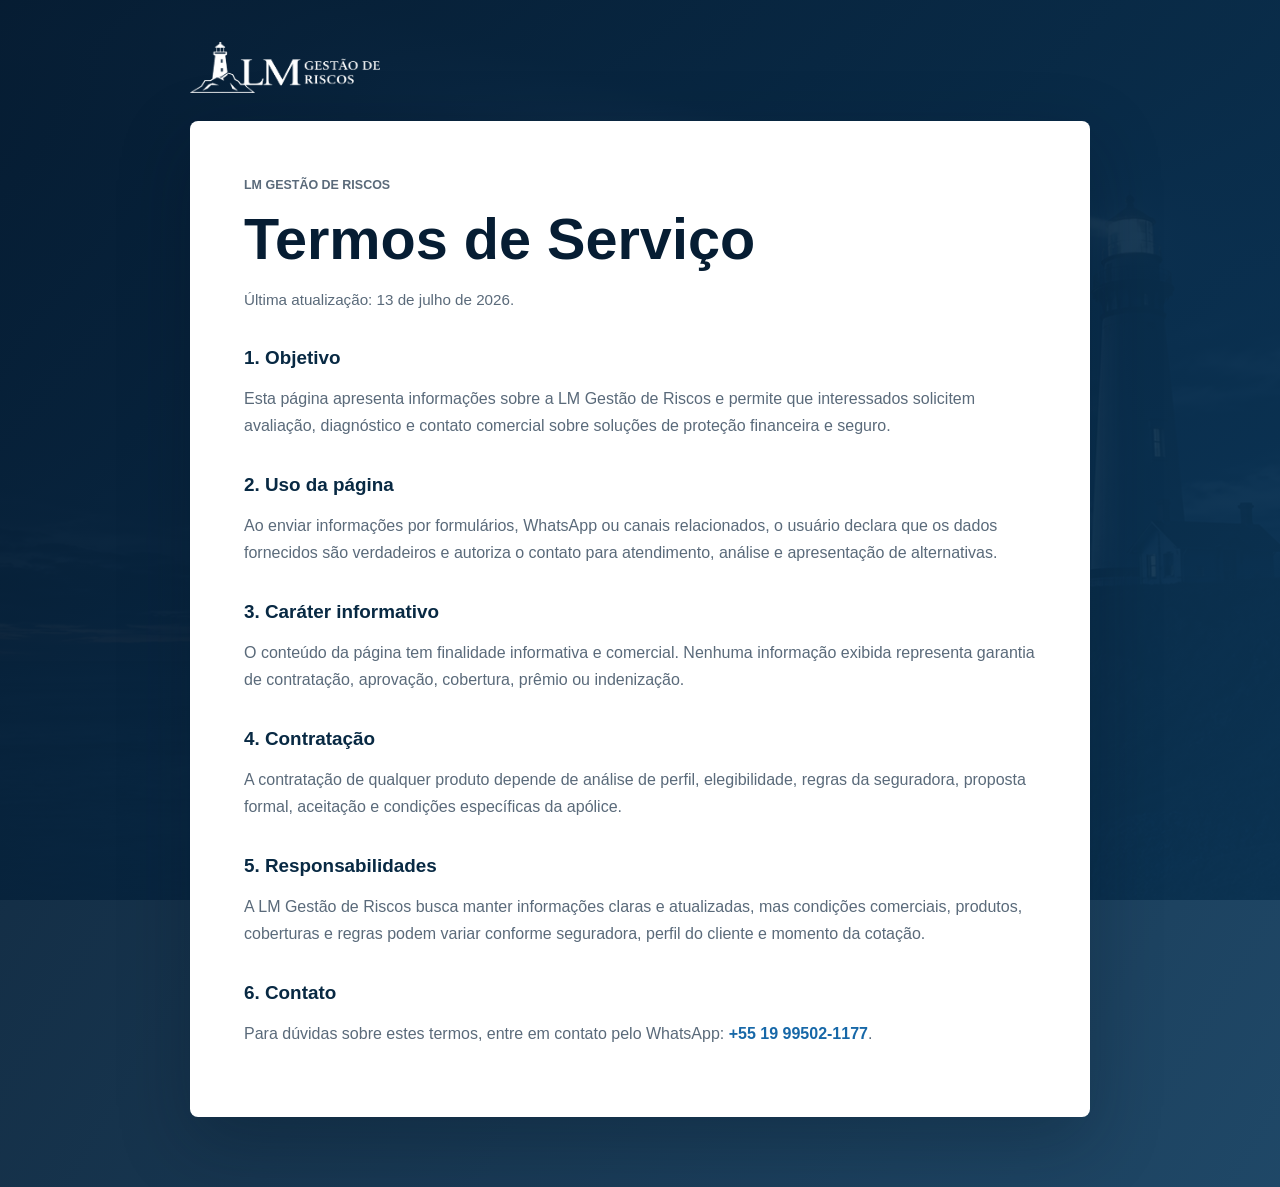
<file: termos.html>
<!doctype html>
<html lang="pt-BR">
  <head>
    <meta charset="utf-8" />
    <meta name="viewport" content="width=device-width, initial-scale=1" />
    <meta name="description" content="Termos de Serviço da LM Gestão de Riscos." />
    <title>Termos de Serviço | LM Gestão de Riscos</title>
    <link rel="stylesheet" href="./styles.css?v=20260713-legal" />
  </head>
  <body class="legal-page">
    <main class="legal-shell">
      <a class="legal-brand" href="./index.html" aria-label="Voltar para LM Gestão de Riscos">
        <img src="./assets/lm-logo-transparent.png" alt="LM Gestão de Riscos" />
      </a>

      <article class="legal-card">
        <p class="eyebrow">LM Gestão de Riscos</p>
        <h1>Termos de Serviço</h1>
        <p class="legal-updated">Última atualização: 13 de julho de 2026.</p>

        <h2>1. Objetivo</h2>
        <p>
          Esta página apresenta informações sobre a LM Gestão de Riscos e permite
          que interessados solicitem avaliação, diagnóstico e contato comercial
          sobre soluções de proteção financeira e seguro.
        </p>

        <h2>2. Uso da página</h2>
        <p>
          Ao enviar informações por formulários, WhatsApp ou canais relacionados,
          o usuário declara que os dados fornecidos são verdadeiros e autoriza o
          contato para atendimento, análise e apresentação de alternativas.
        </p>

        <h2>3. Caráter informativo</h2>
        <p>
          O conteúdo da página tem finalidade informativa e comercial. Nenhuma
          informação exibida representa garantia de contratação, aprovação,
          cobertura, prêmio ou indenização.
        </p>

        <h2>4. Contratação</h2>
        <p>
          A contratação de qualquer produto depende de análise de perfil,
          elegibilidade, regras da seguradora, proposta formal, aceitação e
          condições específicas da apólice.
        </p>

        <h2>5. Responsabilidades</h2>
        <p>
          A LM Gestão de Riscos busca manter informações claras e atualizadas,
          mas condições comerciais, produtos, coberturas e regras podem variar
          conforme seguradora, perfil do cliente e momento da cotação.
        </p>

        <h2>6. Contato</h2>
        <p>
          Para dúvidas sobre estes termos, entre em contato pelo WhatsApp:
          <a href="https://wa.me/5519995021177">+55 19 99502-1177</a>.
        </p>
      </article>
    </main>
  </body>
</html>
</file>
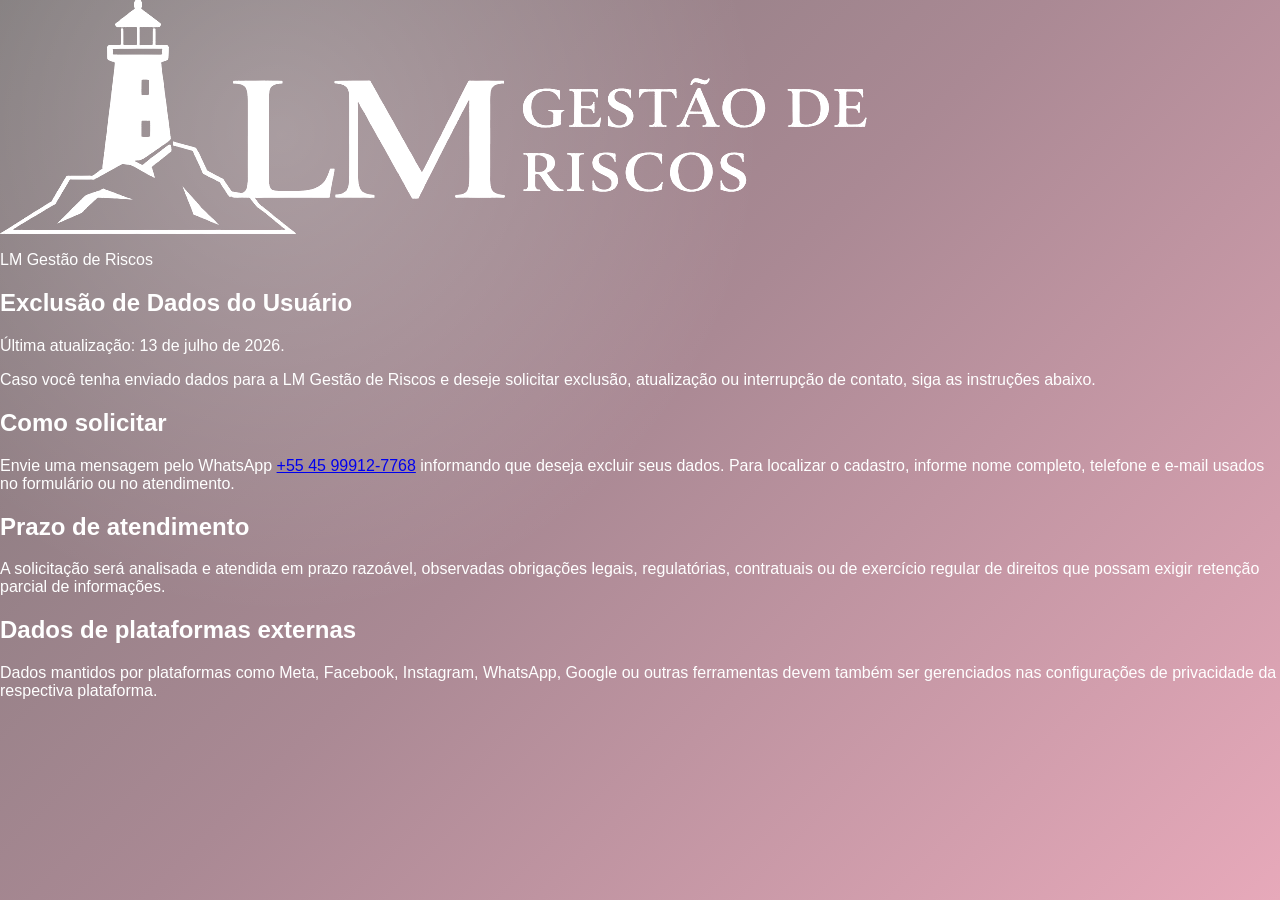
<file: diagnostico-funil/exclusao-de-dados.html>
<!doctype html>
<html lang="pt-BR">
  <head>
    <meta charset="utf-8" />
    <meta name="viewport" content="width=device-width, initial-scale=1" />
    <meta
      name="description"
      content="Instruções para solicitação de exclusão de dados na LM Gestão de Riscos."
    />
    <title>Exclusão de Dados | LM Gestão de Riscos</title>
    <link rel="stylesheet" href="./styles.css?v=20260713-legal" />
  </head>
  <body class="legal-page">
    <main class="legal-shell">
      <a class="legal-brand" href="./index.html" aria-label="Voltar para LM Gestão de Riscos">
        <img src="./assets/lm-logo-transparent.png" alt="LM Gestão de Riscos" />
      </a>

      <article class="legal-card">
        <p class="eyebrow">LM Gestão de Riscos</p>
        <h1>Exclusão de Dados do Usuário</h1>
        <p class="legal-updated">Última atualização: 13 de julho de 2026.</p>

        <p>
          Caso você tenha enviado dados para a LM Gestão de Riscos e deseje
          solicitar exclusão, atualização ou interrupção de contato, siga as
          instruções abaixo.
        </p>

        <h2>Como solicitar</h2>
        <p>
          Envie uma mensagem pelo WhatsApp
          <a href="https://wa.me/5545999127768">+55 45 99912-7768</a>
          informando que deseja excluir seus dados. Para localizar o cadastro,
          informe nome completo, telefone e e-mail usados no formulário ou no
          atendimento.
        </p>

        <h2>Prazo de atendimento</h2>
        <p>
          A solicitação será analisada e atendida em prazo razoável, observadas
          obrigações legais, regulatórias, contratuais ou de exercício regular de
          direitos que possam exigir retenção parcial de informações.
        </p>

        <h2>Dados de plataformas externas</h2>
        <p>
          Dados mantidos por plataformas como Meta, Facebook, Instagram,
          WhatsApp, Google ou outras ferramentas devem também ser gerenciados nas
          configurações de privacidade da respectiva plataforma.
        </p>
      </article>
    </main>
  </body>
</html>
</file>
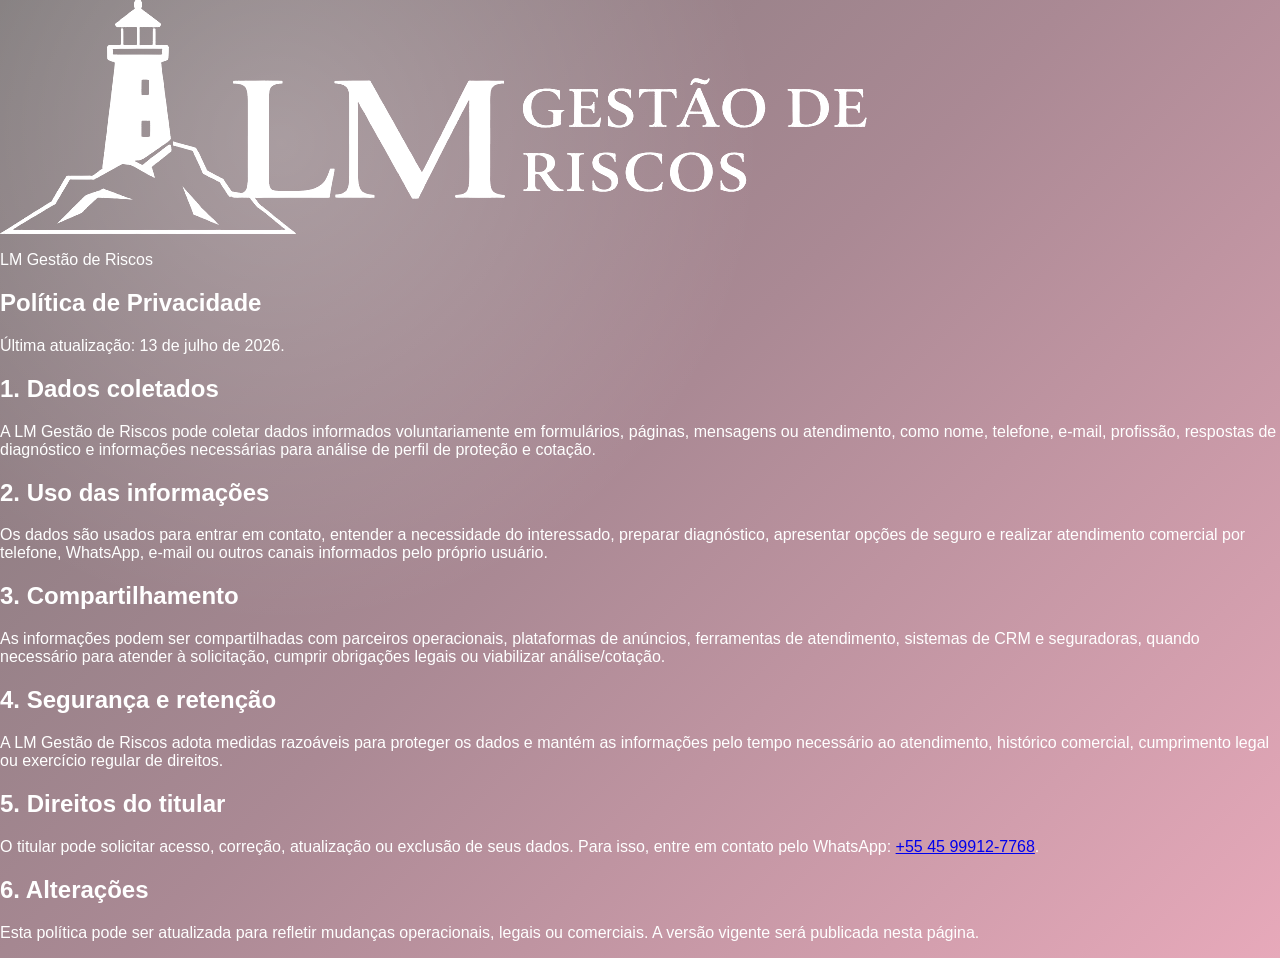
<file: diagnostico-funil/privacidade.html>
<!doctype html>
<html lang="pt-BR">
  <head>
    <meta charset="utf-8" />
    <meta name="viewport" content="width=device-width, initial-scale=1" />
    <meta
      name="description"
      content="Política de Privacidade da LM Gestão de Riscos."
    />
    <title>Política de Privacidade | LM Gestão de Riscos</title>
    <link rel="stylesheet" href="./styles.css?v=20260713-legal" />
  </head>
  <body class="legal-page">
    <main class="legal-shell">
      <a class="legal-brand" href="./index.html" aria-label="Voltar para LM Gestão de Riscos">
        <img src="./assets/lm-logo-transparent.png" alt="LM Gestão de Riscos" />
      </a>

      <article class="legal-card">
        <p class="eyebrow">LM Gestão de Riscos</p>
        <h1>Política de Privacidade</h1>
        <p class="legal-updated">Última atualização: 13 de julho de 2026.</p>

        <h2>1. Dados coletados</h2>
        <p>
          A LM Gestão de Riscos pode coletar dados informados voluntariamente em
          formulários, páginas, mensagens ou atendimento, como nome, telefone,
          e-mail, profissão, respostas de diagnóstico e informações necessárias
          para análise de perfil de proteção e cotação.
        </p>

        <h2>2. Uso das informações</h2>
        <p>
          Os dados são usados para entrar em contato, entender a necessidade do
          interessado, preparar diagnóstico, apresentar opções de seguro e
          realizar atendimento comercial por telefone, WhatsApp, e-mail ou outros
          canais informados pelo próprio usuário.
        </p>

        <h2>3. Compartilhamento</h2>
        <p>
          As informações podem ser compartilhadas com parceiros operacionais,
          plataformas de anúncios, ferramentas de atendimento, sistemas de CRM e
          seguradoras, quando necessário para atender à solicitação, cumprir
          obrigações legais ou viabilizar análise/cotação.
        </p>

        <h2>4. Segurança e retenção</h2>
        <p>
          A LM Gestão de Riscos adota medidas razoáveis para proteger os dados e
          mantém as informações pelo tempo necessário ao atendimento, histórico
          comercial, cumprimento legal ou exercício regular de direitos.
        </p>

        <h2>5. Direitos do titular</h2>
        <p>
          O titular pode solicitar acesso, correção, atualização ou exclusão de
          seus dados. Para isso, entre em contato pelo WhatsApp:
          <a href="https://wa.me/5545999127768">+55 45 99912-7768</a>.
        </p>

        <h2>6. Alterações</h2>
        <p>
          Esta política pode ser atualizada para refletir mudanças operacionais,
          legais ou comerciais. A versão vigente será publicada nesta página.
        </p>
      </article>
    </main>
  </body>
</html>
</file>
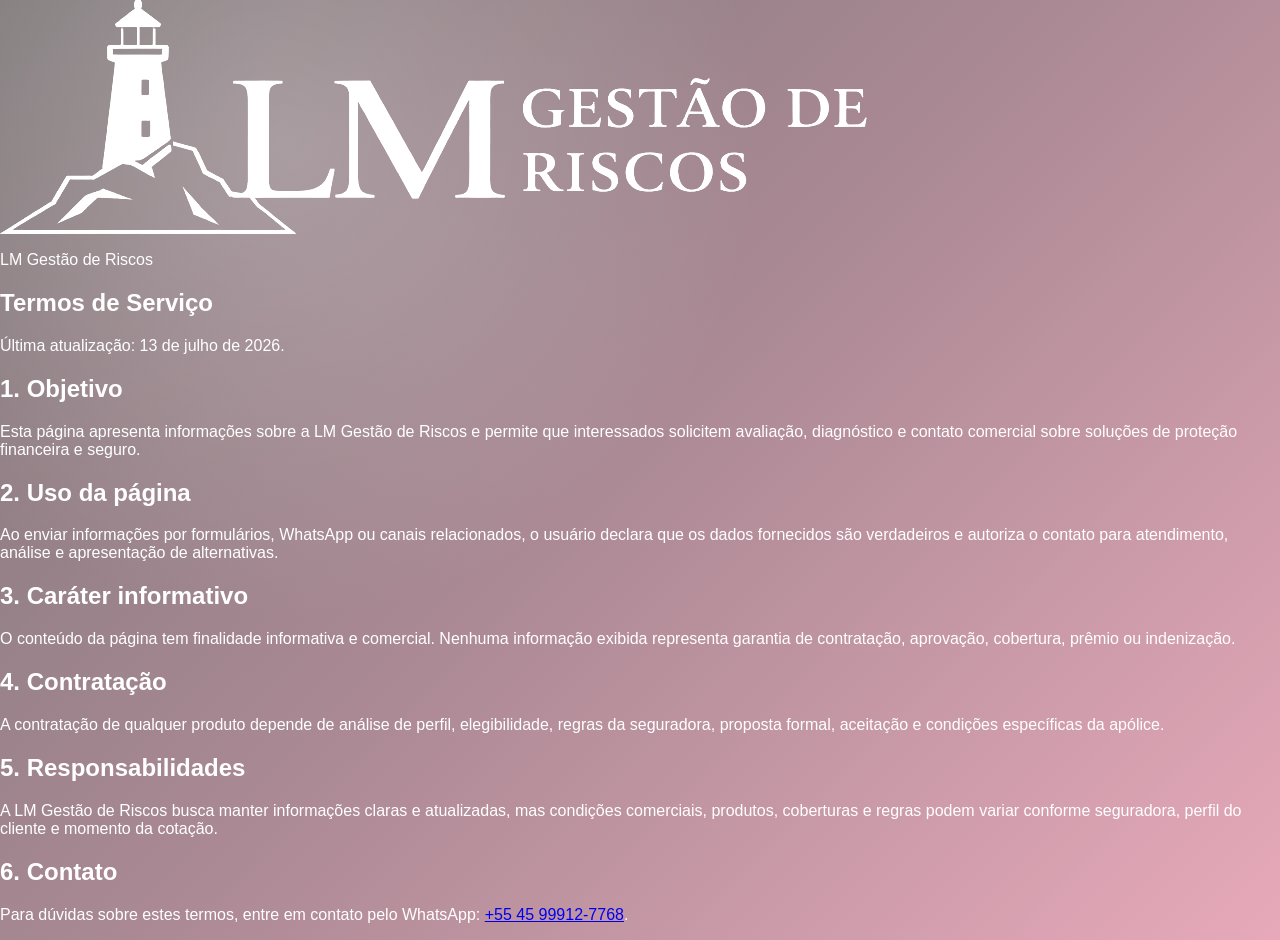
<file: diagnostico-funil/termos.html>
<!doctype html>
<html lang="pt-BR">
  <head>
    <meta charset="utf-8" />
    <meta name="viewport" content="width=device-width, initial-scale=1" />
    <meta name="description" content="Termos de Serviço da LM Gestão de Riscos." />
    <title>Termos de Serviço | LM Gestão de Riscos</title>
    <link rel="stylesheet" href="./styles.css?v=20260713-legal" />
  </head>
  <body class="legal-page">
    <main class="legal-shell">
      <a class="legal-brand" href="./index.html" aria-label="Voltar para LM Gestão de Riscos">
        <img src="./assets/lm-logo-transparent.png" alt="LM Gestão de Riscos" />
      </a>

      <article class="legal-card">
        <p class="eyebrow">LM Gestão de Riscos</p>
        <h1>Termos de Serviço</h1>
        <p class="legal-updated">Última atualização: 13 de julho de 2026.</p>

        <h2>1. Objetivo</h2>
        <p>
          Esta página apresenta informações sobre a LM Gestão de Riscos e permite
          que interessados solicitem avaliação, diagnóstico e contato comercial
          sobre soluções de proteção financeira e seguro.
        </p>

        <h2>2. Uso da página</h2>
        <p>
          Ao enviar informações por formulários, WhatsApp ou canais relacionados,
          o usuário declara que os dados fornecidos são verdadeiros e autoriza o
          contato para atendimento, análise e apresentação de alternativas.
        </p>

        <h2>3. Caráter informativo</h2>
        <p>
          O conteúdo da página tem finalidade informativa e comercial. Nenhuma
          informação exibida representa garantia de contratação, aprovação,
          cobertura, prêmio ou indenização.
        </p>

        <h2>4. Contratação</h2>
        <p>
          A contratação de qualquer produto depende de análise de perfil,
          elegibilidade, regras da seguradora, proposta formal, aceitação e
          condições específicas da apólice.
        </p>

        <h2>5. Responsabilidades</h2>
        <p>
          A LM Gestão de Riscos busca manter informações claras e atualizadas,
          mas condições comerciais, produtos, coberturas e regras podem variar
          conforme seguradora, perfil do cliente e momento da cotação.
        </p>

        <h2>6. Contato</h2>
        <p>
          Para dúvidas sobre estes termos, entre em contato pelo WhatsApp:
          <a href="https://wa.me/5545999127768">+55 45 99912-7768</a>.
        </p>
      </article>
    </main>
  </body>
</html>
</file>
<file: styles.css>
:root {
  --navy-950: #061d33;
  --navy-900: #082943;
  --navy-800: #0c385a;
  --gold: #d7b46a;
  --blue-600: #1768a8;
  --blue-500: #2186d4;
  --white: #ffffff;
  --mist: #eef6fb;
  --line: rgba(255, 255, 255, 0.22);
  --ink: #102033;
  --muted: #5a6a7a;
  --shadow: 0 24px 70px rgba(1, 17, 34, 0.28);
}

* {
  box-sizing: border-box;
}

html {
  scroll-behavior: smooth;
}

body {
  margin: 0;
  font-family: "Inter", Arial, sans-serif;
  color: var(--ink);
  background: var(--navy-950);
}

img {
  display: block;
  max-width: 100%;
}

a {
  color: inherit;
  text-decoration: none;
}

.page-shell {
  min-height: 100vh;
}

.hero {
  position: relative;
  min-height: 92vh;
  overflow: hidden;
  color: var(--white);
}

.hero__bg,
.hero__overlay {
  position: absolute;
  inset: 0;
}

.hero__bg {
  background-image: url("./assets/hero-lighthouse.png");
  background-position: center;
  background-size: cover;
  transform: scale(1.02);
}

.hero__overlay {
  background:
    radial-gradient(circle at 52% 38%, rgba(23, 104, 168, 0.26) 0%, rgba(23, 104, 168, 0) 34%),
    linear-gradient(90deg, rgba(2, 16, 31, 0.95) 0%, rgba(4, 28, 49, 0.86) 44%, rgba(4, 28, 49, 0.56) 74%, rgba(4, 28, 49, 0.78) 100%),
    linear-gradient(180deg, rgba(3, 21, 38, 0.28) 0%, rgba(3, 21, 38, 0.72) 100%);
}

.topbar {
  position: relative;
  z-index: 2;
  display: flex;
  align-items: center;
  justify-content: space-between;
  width: min(1180px, calc(100% - 40px));
  margin: 0 auto;
  padding: 24px 0;
}

.brand {
  display: inline-flex;
  align-items: center;
  width: clamp(160px, 19vw, 242px);
}

.brand img {
  width: 100%;
  height: auto;
  filter: drop-shadow(0 10px 24px rgba(0, 0, 0, 0.26));
}

.topbar__link {
  min-height: 44px;
  display: inline-flex;
  align-items: center;
  justify-content: center;
  padding: 0 18px;
  border: 1px solid var(--line);
  background: rgba(255, 255, 255, 0.12);
  font-size: 0.9rem;
  font-weight: 700;
}

.hero__content {
  position: relative;
  z-index: 1;
  width: min(1180px, calc(100% - 40px));
  margin: 0 auto;
  padding: 42px 0 76px;
  display: grid;
  grid-template-columns: minmax(0, 1.08fr) minmax(360px, 0.68fr);
  gap: 52px;
  align-items: center;
}

.hero__copy {
  max-width: 720px;
}

.eyebrow {
  margin: 0 0 14px;
  color: #c7e7ff;
  font-size: 0.78rem;
  font-weight: 800;
  letter-spacing: 0;
  text-transform: uppercase;
}

h1,
h2,
h3,
p {
  overflow-wrap: anywhere;
}

.text-nowrap {
  white-space: nowrap;
}

h1 {
  margin: 0;
  max-width: 760px;
  font-size: clamp(2.7rem, 6vw, 5.35rem);
  line-height: 0.96;
  letter-spacing: 0;
}

.hero__lead {
  margin: 24px 0 0;
  max-width: 650px;
  color: rgba(255, 255, 255, 0.84);
  font-size: clamp(1.02rem, 2vw, 1.2rem);
  line-height: 1.62;
}

.benefit-pills {
  display: flex;
  flex-wrap: wrap;
  gap: 10px;
  margin: 26px 0 0;
  padding: 0;
  list-style: none;
}

.benefit-pills li {
  min-height: 38px;
  display: inline-flex;
  align-items: center;
  border: 1px solid rgba(255, 255, 255, 0.26);
  background: rgba(255, 255, 255, 0.1);
  padding: 0 14px;
  color: rgba(255, 255, 255, 0.92);
  font-size: 0.9rem;
  font-weight: 800;
}

.benefit-pills li::before {
  content: "";
  width: 7px;
  height: 7px;
  margin-right: 9px;
  background: var(--gold);
}

.hero__actions {
  display: flex;
  flex-wrap: wrap;
  gap: 18px;
  margin-top: 34px;
}

.button {
  min-height: 54px;
  display: inline-flex;
  align-items: center;
  justify-content: center;
  border: 0;
  border-radius: 8px;
  padding: 0 26px;
  font: inherit;
  font-weight: 800;
  cursor: pointer;
  transition:
    transform 170ms ease,
    background 170ms ease,
    border-color 170ms ease,
    box-shadow 170ms ease,
    color 170ms ease;
  will-change: transform;
}

.button:hover,
.button:focus-visible {
  transform: translateY(-2px) scale(1.025);
}

.button:active {
  transform: translateY(0) scale(0.98);
}

.button--primary,
.button--submit {
  color: var(--navy-950);
  background: linear-gradient(180deg, #f4d98e 0%, var(--gold) 100%);
  box-shadow: 0 18px 42px rgba(215, 180, 106, 0.32), 0 12px 26px rgba(0, 0, 0, 0.22);
}

.button--primary:hover,
.button--primary:focus-visible,
.button--submit:hover,
.button--submit:focus-visible {
  background: linear-gradient(180deg, #ffe8a8 0%, #e2bd70 100%);
  box-shadow: 0 22px 52px rgba(215, 180, 106, 0.42), 0 15px 30px rgba(0, 0, 0, 0.26);
}

.button--ghost {
  border: 1px solid var(--line);
  background: rgba(3, 21, 38, 0.42);
  color: var(--white);
  box-shadow: inset 0 0 0 1px rgba(255, 255, 255, 0.04);
}

.button--ghost:hover,
.button--ghost:focus-visible {
  border-color: rgba(255, 255, 255, 0.42);
  background: rgba(255, 255, 255, 0.14);
  box-shadow: 0 16px 34px rgba(0, 0, 0, 0.18);
}

.button--whatsapp:hover,
.button--whatsapp:focus-visible {
  border-color: rgba(37, 211, 102, 0.72);
  background: rgba(37, 211, 102, 0.16);
  color: #f7fff9;
}

.trust-row {
  display: grid;
  grid-template-columns: repeat(3, minmax(0, 1fr));
  gap: 1px;
  margin: 46px 0 0;
  border: 1px solid var(--line);
  background: var(--line);
}

.trust-row div {
  display: flex;
  flex-direction: column;
  align-items: center;
  padding: 20px 18px;
  background: rgba(3, 21, 38, 0.66);
  text-align: center;
}

.trust-row__icon {
  width: 36px;
  height: 36px;
  display: inline-flex;
  align-items: center;
  justify-content: center;
  margin-bottom: 12px;
  border: 1px solid rgba(215, 180, 106, 0.38);
  border-radius: 8px;
  background: rgba(215, 180, 106, 0.12);
  color: #f0d28a;
}

.trust-row__icon svg {
  width: 19px;
  height: 19px;
  fill: none;
  stroke: currentColor;
  stroke-width: 1.8;
  stroke-linecap: round;
  stroke-linejoin: round;
}

.trust-row dt {
  font-weight: 800;
  font-size: 0.95rem;
}

.trust-row dd {
  margin: 6px 0 0;
  color: rgba(255, 255, 255, 0.72);
  font-size: 0.86rem;
  line-height: 1.45;
}

.lead-panel {
  align-self: stretch;
  min-height: 0;
  padding: clamp(22px, 4vw, 30px);
  background:
    linear-gradient(180deg, rgba(255, 255, 255, 0.96), rgba(241, 248, 252, 0.96)),
    var(--white);
  color: var(--ink);
  box-shadow: var(--shadow);
  border-top: 5px solid var(--gold);
}

.lead-panel .eyebrow {
  color: var(--blue-600);
}

.lead-panel__header h2 {
  margin: 0;
  color: var(--navy-950);
  font-size: clamp(1.6rem, 3vw, 2.35rem);
  line-height: 1.08;
}

.lead-panel__header p:not(.eyebrow) {
  margin: 12px 0 0;
  color: var(--muted);
  line-height: 1.55;
}

.agent {
  margin-top: 18px;
}

.agent__messages {
  display: grid;
  gap: 10px;
  min-height: 118px;
  max-height: 260px;
  overflow: auto;
  padding: 14px;
  border: 1px solid #d7e7ef;
  background:
    linear-gradient(135deg, rgba(233, 248, 239, 0.86), rgba(226, 241, 250, 0.9)),
    #eef7f1;
  scroll-behavior: smooth;
}

.agent__message {
  max-width: 88%;
  padding: 11px 13px;
  border-radius: 14px;
  font-size: 0.92rem;
  line-height: 1.42;
  box-shadow: 0 7px 18px rgba(8, 41, 67, 0.08);
}

.agent__message--bot {
  justify-self: start;
  border: 1px solid rgba(213, 225, 234, 0.8);
  border-bottom-left-radius: 4px;
  background: #ffffff;
  color: #26384b;
}

.agent__message--user {
  justify-self: end;
  border-bottom-right-radius: 4px;
  background: #dcf8c6;
  color: #173328;
}

.agent__message strong {
  color: inherit;
}

.agent__typing {
  justify-self: start;
  display: inline-flex;
  align-items: center;
  gap: 5px;
  padding: 10px 12px;
  border: 1px solid rgba(213, 225, 234, 0.8);
  border-radius: 14px;
  border-bottom-left-radius: 4px;
  background: #ffffff;
  box-shadow: 0 7px 18px rgba(8, 41, 67, 0.08);
}

.agent__typing span {
  width: 6px;
  height: 6px;
  border-radius: 999px;
  background: var(--blue-600);
  opacity: 0.4;
  animation: typing 900ms infinite ease-in-out;
}

.agent__typing span:nth-child(2) {
  animation-delay: 120ms;
}

.agent__typing span:nth-child(3) {
  animation-delay: 240ms;
}

.agent__controls {
  display: grid;
  gap: 10px;
  margin-top: 12px;
}

.agent__options {
  display: grid;
  gap: 9px;
}

.agent__option {
  min-height: 44px;
  border: 1px solid #d5e1ea;
  background: var(--white);
  color: var(--ink);
  padding: 0 14px;
  font: inherit;
  font-size: 0.92rem;
  font-weight: 800;
  text-align: left;
  cursor: pointer;
}

.agent__option:hover,
.agent__option:focus {
  outline: 3px solid rgba(33, 134, 212, 0.2);
  border-color: var(--blue-600);
}

.agent__input-row {
  display: grid;
  grid-template-columns: 1fr auto;
  gap: 10px;
}

.agent__input {
  min-height: 48px;
  width: 100%;
  border: 1px solid #d5e1ea;
  padding: 0 13px;
  color: var(--ink);
  font: inherit;
  font-weight: 600;
}

.agent__input:focus {
  outline: 3px solid rgba(33, 134, 212, 0.22);
  border-color: var(--blue-600);
}

.agent__send {
  min-height: 48px;
  border: 0;
  background: var(--navy-900);
  color: var(--white);
  padding: 0 16px;
  font: inherit;
  font-weight: 900;
  cursor: pointer;
}

.agent__send:hover,
.agent__send:focus {
  outline: 3px solid rgba(33, 134, 212, 0.22);
  background: var(--navy-800);
}

.lead-form {
  display: grid;
  grid-template-columns: 1fr 1fr;
  gap: 16px;
  margin-top: 26px;
}

.lead-form label {
  display: grid;
  gap: 8px;
  color: #26384b;
  font-size: 0.88rem;
  font-weight: 800;
}

.lead-form input,
.lead-form select {
  width: 100%;
  min-height: 50px;
  border: 1px solid #d5e1ea;
  background: var(--white);
  color: var(--ink);
  padding: 0 13px;
  font: inherit;
  font-weight: 500;
}

.lead-form input:focus,
.lead-form select:focus {
  outline: 3px solid rgba(33, 134, 212, 0.22);
  border-color: var(--blue-600);
}

.field-wide {
  grid-column: 1 / -1;
}

.consent {
  display: flex !important;
  grid-template-columns: none !important;
  align-items: flex-start;
  gap: 11px !important;
  color: var(--muted) !important;
  font-size: 0.82rem !important;
  font-weight: 600 !important;
  line-height: 1.45;
}

.consent input {
  width: 18px;
  min-width: 18px;
  min-height: 18px;
  height: 18px;
  margin-top: 2px;
  accent-color: var(--navy-900);
}

.button--submit {
  width: 100%;
  min-height: 56px;
  color: var(--white);
  background: var(--navy-900);
  box-shadow: 0 16px 34px rgba(6, 29, 51, 0.18);
}

.button--submit:hover {
  background: var(--navy-800);
  box-shadow: 0 16px 34px rgba(6, 29, 51, 0.24);
}

.action-secondary {
  width: 100%;
  min-height: 52px;
  border: 1px solid #d5e1ea;
  background: var(--white);
  color: var(--navy-900);
  box-shadow: none;
}

.action-secondary:hover,
.action-secondary:focus {
  outline: 3px solid rgba(33, 134, 212, 0.18);
  border-color: var(--blue-600);
  background: #f7fbff;
}

.calendly-frame {
  display: block;
  width: 100%;
  min-width: 100%;
  height: 760px;
  min-height: 760px;
  border: 0;
  background: var(--white);
}

.form-note {
  margin: 12px 0 0;
  color: #647586;
  font-size: 0.77rem;
  line-height: 1.5;
}

@keyframes typing {
  0%,
  80%,
  100% {
    opacity: 0.35;
    transform: translateY(0);
  }

  40% {
    opacity: 1;
    transform: translateY(-2px);
  }
}

.section {
  background: var(--white);
}

.section--white {
  color: var(--ink);
}

.section--soft {
  color: var(--ink);
  background: #f7fbff;
}

.section--scheduler {
  color: var(--ink);
  background:
    linear-gradient(180deg, #f7fbff 0%, #ffffff 54%, #eef6fb 100%);
  border-top: 1px solid #dce7ef;
  border-bottom: 1px solid #dce7ef;
}

.section__inner {
  width: min(1180px, calc(100% - 40px));
  margin: 0 auto;
  padding: 74px 0 86px;
}

.section__heading {
  max-width: 680px;
}

.section__heading--wide {
  max-width: 860px;
}

.section__heading .eyebrow {
  color: var(--blue-600);
}

.section__heading h2 {
  margin: 0;
  color: var(--navy-950);
  font-size: clamp(2rem, 4vw, 3.2rem);
  line-height: 1.05;
}

.section__heading p:not(.eyebrow) {
  margin: 16px 0 0;
  color: var(--muted);
  font-size: 1rem;
  line-height: 1.65;
}

.scheduler {
  display: grid;
  gap: 30px;
}

.scheduler__heading {
  display: grid;
  grid-template-columns: minmax(0, 1fr) auto;
  gap: 28px;
  align-items: end;
}

.scheduler__heading .eyebrow {
  color: var(--blue-600);
}

.scheduler__heading h2 {
  margin: 0;
  color: var(--navy-950);
  font-size: clamp(2.15rem, 4vw, 3.35rem);
  line-height: 1.05;
}

.scheduler__heading p:not(.eyebrow) {
  margin: 14px 0 0;
  max-width: 760px;
  color: var(--muted);
  line-height: 1.6;
}

.scheduler__steps {
  display: grid;
  gap: 10px;
  min-width: 260px;
  margin: 0;
  padding: 0;
  list-style: none;
}

.scheduler__steps li {
  min-height: 42px;
  display: flex;
  align-items: center;
  gap: 10px;
  padding: 0 14px;
  border: 1px solid #dce7ef;
  background: rgba(255, 255, 255, 0.76);
  color: var(--navy-900);
  font-size: 0.9rem;
  font-weight: 800;
  box-shadow: 0 10px 26px rgba(6, 29, 51, 0.06);
}

.scheduler__steps li::before {
  content: "";
  width: 8px;
  height: 8px;
  flex: 0 0 8px;
  background: var(--gold);
}

.scheduler__card {
  overflow: hidden;
  border: 1px solid #dce7ef;
  background: var(--white);
  box-shadow: 0 26px 68px rgba(6, 29, 51, 0.16);
}

.scheduler__card-bar {
  min-height: 44px;
  display: flex;
  align-items: center;
  gap: 8px;
  padding: 0 18px;
  border-bottom: 1px solid #e7eef5;
  background: linear-gradient(180deg, #ffffff 0%, #f5f9fc 100%);
}

.scheduler__card-bar span {
  width: 10px;
  height: 10px;
  border-radius: 999px;
  background: #c8d7e4;
}

.scheduler__card-bar span:nth-child(2) {
  background: #d7b46a;
}

.scheduler__card-bar span:nth-child(3) {
  background: #1768a8;
}

.scheduler__embed {
  min-height: 760px;
  background: var(--white);
}

.feature-grid {
  display: grid;
  grid-template-columns: repeat(3, minmax(0, 1fr));
  gap: 20px;
  margin-top: 38px;
}

.feature {
  position: relative;
  overflow: hidden;
  min-height: 230px;
  padding: 30px 28px;
  border: 1px solid rgba(12, 56, 90, 0.16);
  background: linear-gradient(180deg, #ffffff 0%, #eef6fb 100%);
  box-shadow: 0 18px 42px rgba(6, 29, 51, 0.09);
  transition: transform 170ms ease, border-color 170ms ease, box-shadow 170ms ease;
}

.feature::before {
  content: "";
  position: absolute;
  inset: 0 0 auto;
  height: 5px;
  background: var(--gold);
}

.feature:nth-child(2)::before {
  background: var(--blue-600);
}

.feature:nth-child(3)::before {
  background: var(--navy-900);
}

.feature:hover {
  transform: translateY(-3px);
  border-color: rgba(12, 56, 90, 0.26);
  box-shadow: 0 24px 54px rgba(6, 29, 51, 0.14);
}

.feature__icon {
  display: inline-flex;
  align-items: center;
  justify-content: center;
  width: 44px;
  height: 44px;
  color: var(--navy-950);
  background: #f0d28a;
  font-weight: 900;
  box-shadow: 0 12px 26px rgba(215, 180, 106, 0.28);
}

.feature:nth-child(2) .feature__icon {
  color: var(--white);
  background: var(--blue-600);
  box-shadow: 0 12px 26px rgba(33, 134, 212, 0.24);
}

.feature:nth-child(3) .feature__icon {
  color: var(--white);
  background: var(--navy-900);
  box-shadow: 0 12px 26px rgba(6, 29, 51, 0.22);
}

.feature h3 {
  margin: 24px 0 12px;
  color: var(--navy-950);
  font-size: 1.34rem;
  line-height: 1.16;
}

.feature p {
  margin: 0;
  color: var(--muted);
  font-size: 0.94rem;
  line-height: 1.58;
}

.split-section {
  display: grid;
  grid-template-columns: minmax(0, 0.82fr) minmax(0, 1fr);
  gap: 42px;
  align-items: start;
}

.coverage-list {
  display: grid;
  grid-template-columns: repeat(2, minmax(0, 1fr));
  gap: 16px;
}

.life-proof {
  margin-top: 24px;
  padding: 22px 24px;
  border-left: 5px solid var(--gold);
  background: rgba(255, 255, 255, 0.78);
  box-shadow: 0 18px 42px rgba(6, 29, 51, 0.07);
}

.life-proof p {
  margin: 10px 0 0;
  color: var(--muted);
  line-height: 1.58;
}

.life-proof p:first-child {
  margin-top: 0;
}

.life-proof__stat {
  color: var(--navy-950) !important;
  font-size: clamp(1.08rem, 2vw, 1.28rem);
  font-weight: 800;
  line-height: 1.35 !important;
}

.life-proof__stat span {
  display: inline-block;
  margin-right: 8px;
  color: var(--blue-600);
  font-size: clamp(2.1rem, 5vw, 3.8rem);
  line-height: 0.9;
  vertical-align: -0.08em;
}

.life-proof small {
  display: block;
  margin-top: 12px;
  color: #6d7d8d;
  font-size: 0.76rem;
}

.coverage-list article {
  min-height: 190px;
  padding: 24px;
  border: 1px solid #dce7ef;
  background: var(--white);
  box-shadow: 0 18px 42px rgba(6, 29, 51, 0.08);
}

.coverage-list h3,
.faq-list summary {
  margin: 0;
  color: var(--navy-950);
  font-size: 1rem;
  line-height: 1.3;
}

.coverage-list h3::before {
  content: "";
  display: block;
  width: 34px;
  height: 4px;
  margin-bottom: 18px;
  background: var(--gold);
}

.coverage-list p {
  margin: 12px 0 0;
  color: var(--muted);
  line-height: 1.62;
}

.stat-grid {
  display: grid;
  grid-template-columns: repeat(3, minmax(0, 1fr));
  gap: 18px;
  margin-top: 34px;
}

.stat-card {
  position: relative;
  overflow: hidden;
  min-height: 188px;
  padding: 26px;
  border: 1px solid rgba(12, 56, 90, 0.14);
  background:
    linear-gradient(180deg, rgba(255, 255, 255, 0.98) 0%, rgba(238, 246, 251, 0.96) 100%),
    var(--white);
  box-shadow: 0 18px 42px rgba(6, 29, 51, 0.09);
}

.stat-card::before {
  content: "";
  position: absolute;
  inset: 0 0 auto;
  height: 5px;
  background: var(--gold);
}

.stat-card:nth-child(2)::before {
  background: var(--blue-600);
}

.stat-card:nth-child(3)::before {
  background: var(--navy-900);
}

.stat-card::after {
  content: "";
  position: absolute;
  right: -42px;
  top: -58px;
  width: 148px;
  height: 148px;
  border-radius: 999px;
  background: rgba(215, 180, 106, 0.16);
}

.stat-card:nth-child(2)::after {
  background: rgba(33, 134, 212, 0.14);
}

.stat-card:nth-child(3)::after {
  background: rgba(8, 41, 67, 0.12);
}

.stat-card strong {
  position: relative;
  z-index: 1;
  display: block;
  color: var(--blue-600);
  font-size: clamp(2rem, 3.4vw, 3rem);
  line-height: 1;
  letter-spacing: 0;
}

.stat-card:nth-child(1) strong {
  color: #a57b21;
}

.stat-card:nth-child(3) strong {
  color: var(--navy-900);
}

.stat-card p {
  position: relative;
  z-index: 1;
  margin: 16px 0 0;
  color: #34485c;
  line-height: 1.58;
}

.source-note {
  margin: 16px 0 0;
  color: #6d7d8d;
  font-size: 0.78rem;
  line-height: 1.5;
}

.faq-section {
  display: grid;
  grid-template-columns: minmax(0, 0.72fr) minmax(0, 1fr);
  gap: 42px;
  align-items: start;
}

.faq-list {
  display: grid;
  gap: 12px;
}

.faq-list details {
  border: 1px solid #dce7ef;
  background: var(--white);
  box-shadow: 0 12px 30px rgba(6, 29, 51, 0.06);
}

.faq-list summary {
  min-height: 58px;
  display: flex;
  align-items: center;
  justify-content: space-between;
  gap: 18px;
  padding: 0 20px;
  cursor: pointer;
  font-weight: 800;
}

.faq-list summary::after {
  content: "+";
  flex: 0 0 auto;
  color: var(--blue-600);
  font-size: 1.35rem;
  line-height: 1;
}

.faq-list details[open] summary::after {
  content: "-";
}

.faq-list details p {
  margin: 0;
  padding: 0 20px 20px;
  color: var(--muted);
  line-height: 1.62;
}

.site-footer {
  background: var(--navy-950);
  color: rgba(255, 255, 255, 0.78);
}

.site-footer__inner {
  width: min(1180px, calc(100% - 40px));
  margin: 0 auto;
  padding: 30px 0;
  display: flex;
  align-items: center;
  justify-content: space-between;
  gap: 20px;
}

.site-footer p {
  margin: 0;
  font-weight: 800;
}

.site-footer nav {
  display: flex;
  flex-wrap: wrap;
  gap: 14px;
  font-size: 0.88rem;
  font-weight: 700;
}

.site-footer a:hover,
.site-footer a:focus-visible,
.legal-card a:hover,
.legal-card a:focus-visible {
  color: var(--gold);
}

.legal-page {
  min-height: 100vh;
  background:
    linear-gradient(120deg, rgba(6, 29, 51, 0.96), rgba(12, 56, 90, 0.92)),
    url("./assets/hero-lighthouse.png") center / cover fixed;
}

.legal-shell {
  width: min(900px, calc(100% - 32px));
  margin: 0 auto;
  padding: 42px 0 70px;
}

.legal-brand {
  display: inline-flex;
  width: 190px;
  margin-bottom: 28px;
}

.legal-card {
  background: var(--white);
  border-radius: 8px;
  padding: clamp(26px, 5vw, 54px);
  box-shadow: var(--shadow);
}

.legal-card h1 {
  max-width: 780px;
  color: var(--navy-950);
  font-size: clamp(2rem, 6vw, 3.6rem);
  line-height: 1;
}

.legal-card h2 {
  margin: 34px 0 10px;
  color: var(--navy-900);
  font-size: 1.18rem;
}

.legal-card p {
  color: var(--muted);
  line-height: 1.72;
}

.legal-card a {
  color: var(--blue-600);
  font-weight: 800;
}

.legal-updated {
  margin-top: 18px;
  font-size: 0.95rem;
}

@media (max-width: 980px) {
  .hero {
    min-height: auto;
  }

  .hero__content {
    grid-template-columns: 1fr;
    padding-top: 28px;
  }

  .lead-panel {
    min-height: 0;
  }

  .feature-grid {
    grid-template-columns: 1fr;
  }

  .split-section,
  .faq-section {
    grid-template-columns: 1fr;
  }

  .stat-grid {
    grid-template-columns: 1fr;
  }

  .scheduler__heading {
    grid-template-columns: 1fr;
  }

  .scheduler__steps {
    min-width: 0;
    grid-template-columns: repeat(3, minmax(0, 1fr));
  }

  .site-footer__inner {
    align-items: flex-start;
    flex-direction: column;
  }
}

@media (max-width: 680px) {
  .topbar,
  .hero__content,
  .section__inner {
    width: min(100% - 28px, 1180px);
  }

  .topbar {
    align-items: flex-start;
    gap: 14px;
  }

  .brand {
    width: 156px;
  }

  .topbar__link {
    padding: 0 12px;
    font-size: 0.8rem;
  }

  .hero__content {
    gap: 34px;
    padding-bottom: 48px;
  }

  .hero__actions {
    display: grid;
  }

  .button {
    width: 100%;
  }

  .trust-row,
  .lead-form {
    grid-template-columns: 1fr;
  }

  .trust-row {
    margin-top: 32px;
  }

  .lead-panel {
    padding: 22px;
  }

  .agent__messages {
    max-height: none;
  }

  .agent__message {
    max-width: 94%;
  }

  .agent__input-row {
    grid-template-columns: 1fr;
  }

  .section__inner {
    padding: 56px 0 64px;
  }

  .scheduler {
    gap: 22px;
  }

  .scheduler__heading h2 {
    font-size: 2rem;
  }

  .scheduler__steps {
    grid-template-columns: 1fr;
  }

  .coverage-list {
    grid-template-columns: 1fr;
  }

  .scheduler__card-bar {
    min-height: 38px;
  }

  .scheduler__embed,
  .calendly-frame {
    height: 700px;
    min-height: 700px;
  }
}
</file>
<file: diagnostico-funil/styles.css>
:root {
  --bg-a: #7d7778;
  --bg-b: #e7a9ba;
  --panel: rgba(255, 255, 255, 0.17);
  --panel-strong: rgba(255, 255, 255, 0.26);
  --text: #ffffff;
  --ink: #291f25;
  --muted: rgba(255, 255, 255, 0.88);
  --brand: #1668a8;
  --brand-dark: #075084;
  --accent: #ff9f1a;
  --success: #19b872;
  --danger: #e24755;
  --shadow: 0 28px 70px rgba(45, 22, 32, 0.28);
}

* {
  box-sizing: border-box;
}

[hidden] {
  display: none !important;
}

html {
  min-height: 100%;
}

body {
  min-height: 100%;
  margin: 0;
  color: var(--text);
  font-family: "Inter", Arial, sans-serif;
  background:
    radial-gradient(circle at 22% 15%, rgba(255, 255, 255, 0.24), transparent 30rem),
    linear-gradient(135deg, var(--bg-a) 0%, #aa8994 48%, var(--bg-b) 100%);
}

button,
input {
  font: inherit;
}

button {
  -webkit-tap-highlight-color: transparent;
}

img {
  display: block;
  max-width: 100%;
}

.funnel-shell {
  min-height: 100svh;
  display: grid;
}

.screen {
  width: min(100%, 980px);
  min-height: 100svh;
  margin: 0 auto;
  padding: clamp(30px, 5vw, 54px) clamp(18px, 4vw, 44px);
}

.screen--hero {
  display: grid;
  grid-template-rows: auto 1fr;
  gap: 34px;
}

.brand-mark {
  width: min(220px, 56vw);
  filter: drop-shadow(0 10px 18px rgba(45, 22, 32, 0.22));
}

.brand-mark--small {
  width: min(190px, 52vw);
  margin: 0 auto 36px;
}

.hero-content {
  align-self: center;
  text-align: center;
  padding-bottom: clamp(28px, 6vh, 62px);
}

.hero-content h1,
.question-title,
.result-title {
  margin: 0;
  color: #fff;
  font-size: clamp(2.42rem, 7.3vw, 4.9rem);
  line-height: 1.06;
  font-weight: 900;
  letter-spacing: 0;
  text-shadow: 0 14px 28px rgba(45, 22, 32, 0.36);
}

.hero-content h1 span {
  display: block;
  color: var(--accent);
}

.hero-content p {
  max-width: 790px;
  margin: 28px auto 0;
  color: #fff;
  font-size: clamp(1.08rem, 2.5vw, 1.42rem);
  line-height: 1.55;
  text-shadow: 0 6px 16px rgba(45, 22, 32, 0.22);
}

.hero-content strong {
  color: var(--accent);
  font-weight: 900;
}

.trust-row {
  max-width: 760px;
  margin: 52px auto 0;
  display: flex;
  flex-wrap: wrap;
  justify-content: center;
  gap: 18px 28px;
}

.trust-row span {
  min-height: 64px;
  padding: 0 28px;
  border-radius: 999px;
  display: inline-flex;
  align-items: center;
  gap: 12px;
  color: #fff;
  background: rgba(255, 255, 255, 0.16);
  font-size: clamp(0.98rem, 2vw, 1.12rem);
  font-weight: 600;
  box-shadow: inset 0 1px 0 rgba(255, 255, 255, 0.14);
  backdrop-filter: blur(12px);
}

.trust-row b {
  font-size: 1.18rem;
}

.primary-button {
  width: min(100%, 430px);
  min-height: 82px;
  margin-top: 48px;
  border: 0;
  border-radius: 999px;
  padding: 0 30px;
  color: #fff;
  background: linear-gradient(180deg, var(--brand), var(--brand-dark));
  box-shadow: 0 22px 46px rgba(5, 63, 107, 0.35);
  cursor: pointer;
  font-size: clamp(1.08rem, 2.8vw, 1.36rem);
  font-weight: 900;
  transition: transform 160ms ease, box-shadow 160ms ease;
}

.primary-button:hover,
.primary-button:focus-visible {
  transform: translateY(-2px);
  box-shadow: 0 28px 56px rgba(5, 63, 107, 0.42);
  outline: none;
}

.screen--quiz {
  display: grid;
  place-items: center;
}

.quiz-card {
  width: min(100%, 740px);
}

.progress-header {
  display: flex;
  align-items: center;
  justify-content: space-between;
  gap: 16px;
  color: #fff;
  font-size: clamp(0.96rem, 2.4vw, 1.08rem);
  font-weight: 900;
}

.progress-track {
  height: 10px;
  margin-top: 14px;
  overflow: hidden;
  border-radius: 999px;
  background: rgba(255, 255, 255, 0.24);
  box-shadow: inset 0 1px 0 rgba(255, 255, 255, 0.12);
}

.progress-track i {
  display: block;
  width: 10%;
  height: 100%;
  border-radius: inherit;
  background: linear-gradient(90deg, var(--brand), #42a5e8);
  transition: width 260ms ease;
}

#questionPanel {
  margin-top: 38px;
  text-align: center;
}

.question-title {
  font-size: clamp(2rem, 6vw, 3.35rem);
}

.question-subtitle,
.result-copy,
.lead-copy {
  max-width: 620px;
  margin: 18px auto 0;
  color: var(--muted);
  font-size: clamp(1rem, 2.4vw, 1.18rem);
  line-height: 1.55;
}

.option-list {
  margin-top: 38px;
  display: grid;
  gap: 18px;
}

.option-button {
  width: 100%;
  min-height: 82px;
  border: 2px solid rgba(255, 255, 255, 0.24);
  border-radius: 24px;
  padding: 18px 24px;
  display: grid;
  grid-template-columns: 54px 1fr;
  gap: 18px;
  align-items: center;
  color: #fff;
  background: rgba(255, 255, 255, 0.16);
  box-shadow: inset 0 1px 0 rgba(255, 255, 255, 0.16), var(--shadow);
  cursor: pointer;
  text-align: left;
  font-size: clamp(1.04rem, 2.6vw, 1.22rem);
  font-weight: 800;
  backdrop-filter: blur(14px);
  transition: transform 160ms ease, border-color 160ms ease, background 160ms ease;
}

.option-button:hover,
.option-button:focus-visible,
.option-button.is-selected {
  border-color: rgba(255, 255, 255, 0.62);
  background: rgba(255, 255, 255, 0.28);
  transform: translateY(-2px);
  outline: none;
}

.option-icon {
  width: 54px;
  height: 54px;
  border-radius: 18px;
  display: grid;
  place-items: center;
  background: rgba(255, 255, 255, 0.18);
  font-size: 1.45rem;
}

.result-card,
.lead-card,
.thanks-card {
  border-radius: 34px;
  padding: clamp(28px, 5vw, 46px);
  color: var(--ink);
  background: rgba(255, 255, 255, 0.9);
  box-shadow: 0 28px 80px rgba(45, 22, 32, 0.24);
  text-align: center;
}

.score-ring {
  width: 144px;
  height: 144px;
  margin: 0 auto 26px;
  border: 10px solid rgba(22, 104, 168, 0.16);
  border-top-color: var(--brand);
  border-radius: 999px;
  display: grid;
  place-items: center;
  color: var(--brand);
  font-size: 2.25rem;
  font-weight: 900;
}

.result-title {
  color: var(--ink);
  font-size: clamp(2rem, 6vw, 3rem);
  text-shadow: none;
}

.result-copy,
.lead-copy {
  color: #655a60;
}

.lead-card {
  margin-top: 24px;
}

.lead-icon {
  width: 74px;
  height: 74px;
  margin: 0 auto 18px;
  border-radius: 24px;
  display: grid;
  place-items: center;
  color: #fff;
  background: linear-gradient(180deg, var(--brand), var(--brand-dark));
  font-size: 2rem;
}

.lead-card h2,
.thanks-card h2 {
  margin: 0;
  color: var(--ink);
  font-size: clamp(1.55rem, 4.5vw, 2.2rem);
  line-height: 1.12;
}

.lead-form {
  margin-top: 26px;
  display: grid;
  gap: 14px;
}

.lead-form label {
  text-align: left;
  color: #4f464b;
  font-size: 0.88rem;
  font-weight: 900;
}

.lead-form input {
  width: 100%;
  min-height: 62px;
  margin-top: 8px;
  border: 2px solid #eadce1;
  border-radius: 18px;
  padding: 0 18px;
  color: var(--ink);
  background: #fff;
  outline: none;
}

.lead-form input:focus {
  border-color: var(--brand);
  box-shadow: 0 0 0 4px rgba(22, 104, 168, 0.13);
}

.field-error {
  min-height: 20px;
  margin-top: 6px;
  color: var(--danger);
  font-size: 0.82rem;
  font-weight: 800;
}

.lead-form .primary-button {
  width: 100%;
  min-height: 72px;
  margin-top: 10px;
}

.mini-promises {
  margin-top: 18px;
  display: flex;
  flex-wrap: wrap;
  justify-content: center;
  gap: 12px;
  color: #5e545a;
  font-size: 0.92rem;
  font-weight: 800;
}

.mini-promises span {
  min-height: 38px;
  padding: 0 14px;
  border-radius: 999px;
  display: inline-flex;
  align-items: center;
  gap: 8px;
  background: #f3e9ed;
}

.thanks-card {
  display: grid;
  gap: 16px;
}

.whatsapp-button {
  min-height: 66px;
  border-radius: 999px;
  display: inline-flex;
  align-items: center;
  justify-content: center;
  color: #fff;
  background: linear-gradient(180deg, #25d366, #128c45);
  font-size: 1.08rem;
  font-weight: 900;
  text-decoration: none;
}

.reset-button {
  border: 0;
  color: var(--brand);
  background: transparent;
  cursor: pointer;
  font-weight: 900;
}

@media (min-width: 860px) {
  .option-list {
    grid-template-columns: repeat(2, minmax(0, 1fr));
  }

  .option-button {
    min-height: 92px;
  }
}

@media (max-width: 560px) {
  .screen {
    padding: 34px 20px;
  }

  .screen--hero {
    gap: 22px;
  }

  .brand-mark {
    margin-inline: auto;
  }

  .hero-content {
    padding-bottom: 12px;
  }

  .trust-row {
    margin-top: 34px;
    gap: 14px;
  }

  .trust-row span {
    width: min(100%, 310px);
    justify-content: center;
    min-height: 58px;
  }

  .primary-button {
    min-height: 72px;
    margin-top: 36px;
  }

  .option-button {
    grid-template-columns: 46px 1fr;
    min-height: 72px;
    padding: 14px 16px;
    border-radius: 20px;
  }

  .option-icon {
    width: 46px;
    height: 46px;
    border-radius: 15px;
    font-size: 1.24rem;
  }
}
</file>
<file: diagnostico/styles.css>
:root {
  --bg: #030304;
  --panel: #111113;
  --panel-2: #18191d;
  --text: #f7f7f8;
  --muted: #a4a4ab;
  --line: rgba(255, 255, 255, 0.13);
  --line-strong: rgba(93, 163, 255, 0.42);
  --blue: #4f9dff;
  --blue-strong: #2f73f6;
  --red: #ff6572;
  --green: #22d37f;
  --shadow: 0 34px 100px rgba(0, 0, 0, 0.56);
}

* {
  box-sizing: border-box;
}

html {
  scroll-behavior: smooth;
}

body {
  margin: 0;
  overflow-x: hidden;
  background:
    radial-gradient(circle at 50% 0%, rgba(62, 130, 255, 0.12), transparent 34rem),
    var(--bg);
  color: var(--text);
  font-family: "Inter", Arial, sans-serif;
}

a {
  color: inherit;
}

img {
  display: block;
  max-width: 100%;
}

button,
input {
  font: inherit;
}

h1,
h2,
h3,
p,
span,
button,
input {
  overflow-wrap: anywhere;
}

.landing-hero {
  position: relative;
  isolation: isolate;
  overflow: hidden;
  min-height: 96svh;
  display: grid;
  grid-template-rows: auto 1fr;
  padding: 18px 0 42px;
  background: #030304 url("./assets/hero-lighthouse.png") center / cover no-repeat;
}

.landing-hero::after {
  content: "";
  position: absolute;
  inset: 0;
  z-index: 0;
  pointer-events: none;
}

.landing-hero::after {
  z-index: 2;
  background:
    radial-gradient(ellipse at 50% 57%, rgba(3, 3, 4, 0.12), rgba(3, 3, 4, 0.34) 54%, rgba(3, 3, 4, 0.16) 72%),
    linear-gradient(90deg, rgba(3, 3, 4, 0.38), rgba(3, 3, 4, 0.16) 50%, rgba(3, 3, 4, 0.2)),
    linear-gradient(180deg, rgba(3, 3, 4, 0.08), rgba(3, 3, 4, 0.18) 56%, rgba(3, 3, 4, 0.92));
}

.hero-copy {
  position: relative;
  z-index: 3;
  width: min(560px, calc(100% - 44px));
  align-self: end;
  justify-self: center;
  padding-bottom: clamp(32px, 11vh, 96px);
  text-align: center;
}

.hero-copy h1 {
  margin: 0;
  font-size: clamp(2.45rem, 10.4vw, 5.1rem);
  line-height: 0.98;
  letter-spacing: 0;
}

.hero-copy p {
  margin: 22px auto 0;
  max-width: 510px;
  color: #d6d6dc;
  font-size: clamp(1.06rem, 4.4vw, 1.32rem);
  line-height: 1.55;
}

.hero-copy .button {
  width: min(100%, 430px);
  margin-top: 34px;
}

.hero-copy small {
  display: block;
  margin-top: 18px;
  color: var(--muted);
  font-size: 0.9rem;
  line-height: 1.45;
}

.diagnostic-hero {
  min-height: 100svh;
  display: grid;
  padding: 86px 0 92px;
  border-top: 1px solid rgba(255, 255, 255, 0.06);
}

.topbar {
  position: relative;
  z-index: 3;
  width: min(1040px, calc(100% - 32px));
  margin: 0 auto;
  min-height: 64px;
  display: flex;
  align-items: center;
  justify-content: space-between;
  gap: 18px;
}

.brand {
  width: clamp(140px, 24vw, 210px);
  opacity: 0.92;
}

.topbar-cta {
  min-height: 44px;
  border: 1px solid rgba(255, 255, 255, 0.18);
  border-radius: 999px;
  padding: 0 18px;
  display: inline-flex;
  align-items: center;
  justify-content: center;
  color: var(--text);
  background: rgba(3, 3, 4, 0.48);
  font-size: 0.9rem;
  font-weight: 900;
  text-decoration: none;
  backdrop-filter: blur(12px);
}

.diagnostic-app {
  width: min(520px, calc(100% - 44px));
  align-self: center;
  justify-self: center;
  border: 1px solid var(--line);
  border-radius: 38px;
  padding: clamp(28px, 6vw, 48px);
  background:
    linear-gradient(180deg, rgba(255, 255, 255, 0.035), rgba(255, 255, 255, 0.018)),
    var(--panel);
  box-shadow: var(--shadow), inset 0 1px 0 rgba(255, 255, 255, 0.05);
}

.progress-row {
  display: grid;
  grid-template-columns: auto 1fr;
  gap: 26px;
  align-items: center;
  margin-bottom: 54px;
}

.progress-row[hidden] {
  display: none;
}

.progress-row span {
  color: var(--blue);
  font-size: 0.86rem;
  font-weight: 800;
  letter-spacing: 0.18em;
  text-transform: uppercase;
}

.progress-track {
  height: 3px;
  border-radius: 999px;
  overflow: hidden;
  background: rgba(255, 255, 255, 0.11);
}

.progress-track i {
  display: block;
  width: 14%;
  height: 100%;
  border-radius: inherit;
  background: linear-gradient(90deg, var(--blue), #7ab8ff);
  transition: width 180ms ease;
}

.question-card h1,
.lead-form h1,
.result-report > h1 {
  margin: 0;
  font-size: clamp(2.15rem, 8.4vw, 3.75rem);
  line-height: 1.04;
  letter-spacing: 0;
}

.question-note {
  margin: 18px 0 34px;
  color: var(--muted);
  font-size: clamp(1.05rem, 4.2vw, 1.28rem);
  line-height: 1.52;
}

.option-list {
  margin-top: 58px;
  display: grid;
  gap: 18px;
}

.option-button {
  width: 100%;
  min-height: 90px;
  border: 1px solid var(--line);
  border-radius: 22px;
  display: flex;
  align-items: center;
  justify-content: space-between;
  gap: 18px;
  padding: 18px 28px;
  color: var(--text);
  background:
    linear-gradient(180deg, rgba(255, 255, 255, 0.045), rgba(255, 255, 255, 0.018)),
    #151518;
  cursor: pointer;
  text-align: left;
  font-size: clamp(1.2rem, 4.8vw, 1.42rem);
  font-weight: 800;
  box-shadow: inset 0 1px 0 rgba(255, 255, 255, 0.04);
  transition: border-color 160ms ease, background 160ms ease, box-shadow 160ms ease, transform 160ms ease;
}

.option-button b {
  flex: 0 0 auto;
  width: 36px;
  height: 36px;
  border: 1px solid rgba(255, 255, 255, 0.12);
  border-radius: 999px;
  display: grid;
  place-items: center;
}

.option-button.is-selected,
.option-button:focus-visible {
  border-color: var(--line-strong);
  background:
    linear-gradient(180deg, rgba(45, 92, 176, 0.24), rgba(45, 92, 176, 0.1)),
    #171b24;
  box-shadow:
    0 0 0 1px rgba(93, 163, 255, 0.2),
    0 20px 52px rgba(65, 133, 255, 0.18),
    inset 0 1px 0 rgba(255, 255, 255, 0.08);
}

.option-button.is-selected b {
  border-color: transparent;
  background: var(--blue);
}

.option-button.is-selected b::before {
  content: "✓";
  color: #04101c;
  font-weight: 900;
}

@media (hover: hover) {
  .option-button:hover {
    border-color: var(--line-strong);
    background:
      linear-gradient(180deg, rgba(45, 92, 176, 0.16), rgba(45, 92, 176, 0.06)),
      #171b24;
    box-shadow:
      0 0 0 1px rgba(93, 163, 255, 0.14),
      0 16px 42px rgba(65, 133, 255, 0.12),
      inset 0 1px 0 rgba(255, 255, 255, 0.06);
  }
}

.diagnostic-actions {
  margin-top: 34px;
}

.back-button {
  min-height: 44px;
  border: 0;
  padding: 0;
  color: var(--muted);
  background: transparent;
  cursor: pointer;
  font-size: 1.05rem;
  font-weight: 600;
}

.back-button[hidden] {
  display: none;
}

.lead-form {
  display: grid;
  gap: 20px;
}

.form-kicker,
.eyebrow {
  margin: 0;
  color: var(--muted);
  font-size: 0.82rem;
  font-weight: 900;
  letter-spacing: 0.26em;
  text-align: center;
  text-transform: uppercase;
}

.lead-form h1 {
  text-align: center;
}

.lead-form .question-note {
  margin: -8px 0 14px;
  text-align: center;
}

.lead-form label {
  display: grid;
  gap: 10px;
  color: var(--text);
  font-size: 1rem;
  font-weight: 800;
}

.lead-form input {
  width: 100%;
  min-height: 72px;
  border: 1px solid rgba(255, 255, 255, 0.08);
  border-radius: 14px;
  padding: 0 20px;
  color: var(--text);
  background: #030304;
  outline: none;
}

.lead-form input:focus {
  border-color: var(--line-strong);
  box-shadow: 0 0 0 4px rgba(79, 157, 255, 0.12);
}

.consent-row {
  grid-template-columns: 24px 1fr;
  align-items: start;
  gap: 14px !important;
  color: var(--muted) !important;
  font-weight: 500 !important;
  line-height: 1.45;
}

.consent-row input {
  min-height: 24px;
  height: 24px;
  margin-top: 2px;
  padding: 0;
  accent-color: var(--blue);
}

.consent-row a {
  text-decoration: underline;
  text-underline-offset: 3px;
}

.button {
  min-height: 72px;
  border: 0;
  border-radius: 999px;
  padding: 0 26px;
  display: inline-flex;
  align-items: center;
  justify-content: center;
  cursor: pointer;
  font-size: clamp(1.05rem, 4.6vw, 1.28rem);
  font-weight: 900;
  line-height: 1.15;
  text-align: center;
  text-decoration: none;
}

.button--primary {
  color: #fff;
  background: linear-gradient(180deg, #348cff, var(--blue-strong));
  box-shadow: 0 18px 48px rgba(47, 115, 246, 0.34);
}

.button--secondary {
  color: var(--text);
  border: 1px solid var(--line);
  background: rgba(255, 255, 255, 0.065);
}

.lead-form small,
.final-cta-card small {
  color: var(--muted);
  text-align: center;
  line-height: 1.55;
  font-size: 0.96rem;
}

.result-report {
  width: min(100%, 760px);
  margin: 0 auto;
  text-align: center;
}

.result-report > h1 {
  margin-top: 42px;
}

.success-mark {
  width: 132px;
  height: 132px;
  margin: 0 auto 34px;
  border: 3px solid rgba(34, 211, 127, 0.48);
  border-radius: 999px;
  display: grid;
  place-items: center;
  color: var(--green);
  background: rgba(34, 211, 127, 0.16);
  font-size: 4.7rem;
  font-weight: 700;
}

.risk-pill {
  width: fit-content;
  margin: 0 auto;
  border: 1px solid rgba(255, 101, 114, 0.28);
  border-radius: 999px;
  padding: 8px 18px;
  color: #ff8b94;
  background: rgba(255, 101, 114, 0.16);
  font-size: 0.86rem;
  font-weight: 900;
  letter-spacing: 0.22em;
  text-transform: uppercase;
}

.result-lead,
.result-priority {
  max-width: 620px;
  margin: 28px auto 0;
  color: var(--muted);
  font-size: clamp(1.2rem, 4.8vw, 1.54rem);
  line-height: 1.54;
}

.result-priority {
  color: var(--text);
  font-weight: 800;
}

.score-card,
.info-card,
.steps-list li,
.final-cta-card,
.faq-list details {
  border: 1px solid var(--line);
  border-radius: 28px;
  background:
    linear-gradient(180deg, rgba(255, 255, 255, 0.04), rgba(255, 255, 255, 0.018)),
    var(--panel);
  box-shadow: var(--shadow);
}

.score-card {
  margin-top: 64px;
  padding: 34px;
  text-align: left;
}

.score-card strong {
  display: block;
  font-size: clamp(4.5rem, 20vw, 6.4rem);
  line-height: 0.92;
}

.score-card strong span {
  color: var(--muted);
  font-size: 0.48em;
}

.score-labels {
  margin-top: 28px;
  display: flex;
  justify-content: space-between;
  color: var(--muted);
  font-size: 0.9rem;
  font-weight: 900;
  letter-spacing: 0.18em;
  text-transform: uppercase;
}

.score-track {
  height: 10px;
  margin-top: 18px;
  border-radius: 999px;
  overflow: hidden;
  background: rgba(255, 255, 255, 0.1);
}

.score-track i {
  display: block;
  height: 100%;
  border-radius: inherit;
  background: linear-gradient(90deg, #f16473, #ff6f7b);
}

.score-card p {
  margin: 20px 0 0;
  color: var(--muted);
  line-height: 1.45;
}

.report-section {
  margin-top: 72px;
  text-align: left;
}

.report-section > .eyebrow {
  margin-bottom: 22px;
  text-align: left;
}

.info-card {
  padding: clamp(28px, 6vw, 40px);
}

.info-card p {
  margin: 0;
  color: #d8d8dc;
  font-size: clamp(1.1rem, 4.6vw, 1.34rem);
  line-height: 1.72;
}

.info-card p + p {
  margin-top: 28px;
}

.check-list {
  margin: 34px 0 0;
  padding: 0;
  list-style: none;
  display: grid;
  gap: 20px;
}

.check-list li {
  display: grid;
  grid-template-columns: 34px 1fr;
  gap: 16px;
  align-items: start;
  color: var(--text);
  font-size: clamp(1.05rem, 4.5vw, 1.24rem);
  line-height: 1.44;
}

.check-list li::before {
  content: "✓";
  width: 30px;
  height: 30px;
  border-radius: 999px;
  display: grid;
  place-items: center;
  color: #ff7c88;
  background: rgba(255, 101, 114, 0.12);
  font-weight: 900;
}

.alert-line {
  display: block;
  margin-top: 34px;
  color: var(--red);
  font-size: clamp(1.1rem, 4.8vw, 1.32rem);
  line-height: 1.5;
}

.meaning-grid {
  display: grid;
  gap: 26px;
}

.icon-circle {
  width: 66px;
  height: 66px;
  border: 1px solid var(--line);
  border-radius: 999px;
  display: grid;
  place-items: center;
  color: var(--blue);
  background: rgba(255, 255, 255, 0.04);
  font-size: 1.55rem;
}

.info-card h2 {
  margin: 28px 0 0;
  font-size: clamp(1.34rem, 5vw, 1.64rem);
  line-height: 1.15;
}

.info-card h2 + p {
  margin-top: 18px;
}

.steps-list {
  margin: 0;
  padding: 0;
  list-style: none;
  display: grid;
  gap: 26px;
}

.steps-list li {
  padding: 28px;
  display: grid;
  grid-template-columns: auto 1fr;
  gap: 20px;
  align-items: center;
}

.steps-list strong {
  color: var(--blue);
  font-size: 2.4rem;
  line-height: 1;
}

.steps-list b {
  display: block;
  margin-bottom: 10px;
  color: var(--text);
  font-size: 1.28rem;
}

.steps-list span {
  color: var(--muted);
  line-height: 1.45;
}

.final-cta-card {
  margin-top: 72px;
  padding: clamp(28px, 6vw, 42px);
  text-align: center;
}

.avatar {
  width: 120px;
  height: 120px;
  margin: 0 auto 32px;
  border: 2px solid rgba(255, 255, 255, 0.16);
  border-radius: 999px;
  display: grid;
  place-items: center;
  color: #06111d;
  background: linear-gradient(135deg, #eef4ff, #6facff);
  font-size: 3.4rem;
  font-weight: 900;
  box-shadow: 0 0 80px rgba(79, 157, 255, 0.28);
}

.final-cta-card h2 {
  margin: 0 auto;
  max-width: 540px;
  font-size: clamp(1.9rem, 7vw, 2.5rem);
  line-height: 1.12;
}

.final-cta-card p {
  max-width: 520px;
  margin: 24px auto 34px;
  color: var(--muted);
  font-size: clamp(1.05rem, 4.5vw, 1.25rem);
  line-height: 1.55;
}

.final-cta-card .button {
  width: 100%;
  margin-top: 16px;
}

.final-cta-card small {
  display: block;
  margin-top: 26px;
}

.scheduler-section[hidden] {
  display: none;
}

.scheduler-section {
  padding: 72px 0 88px;
  border-top: 1px solid var(--line);
  border-bottom: 1px solid var(--line);
  background:
    linear-gradient(180deg, rgba(79, 157, 255, 0.08), rgba(255, 255, 255, 0.018) 48%, rgba(3, 3, 4, 0.86)),
    var(--bg);
}

.scheduler {
  width: min(1020px, calc(100% - 38px));
  margin: 0 auto;
  display: grid;
  gap: 30px;
}

.scheduler__heading {
  display: grid;
  grid-template-columns: minmax(0, 1fr) auto;
  gap: 28px;
  align-items: end;
}

.scheduler__heading h2 {
  max-width: 700px;
  margin: 0;
  font-size: clamp(2rem, 5vw, 3.35rem);
  line-height: 1.05;
}

.scheduler__heading p:not(.eyebrow) {
  max-width: 720px;
  margin: 18px 0 0;
  color: var(--muted);
  font-size: 1.05rem;
  line-height: 1.6;
}

.scheduler__steps {
  min-width: 250px;
  margin: 0;
  padding: 0;
  list-style: none;
  display: grid;
  gap: 10px;
}

.scheduler__steps li {
  min-height: 42px;
  padding: 0 14px;
  border: 1px solid var(--line);
  border-radius: 999px;
  display: flex;
  align-items: center;
  gap: 10px;
  color: var(--text);
  background: rgba(255, 255, 255, 0.04);
  font-size: 0.88rem;
  font-weight: 900;
}

.scheduler__steps li::before {
  content: "";
  width: 8px;
  height: 8px;
  flex: 0 0 8px;
  border-radius: 999px;
  background: var(--blue);
}

.scheduler__card {
  overflow: hidden;
  border: 1px solid var(--line);
  border-radius: 28px;
  background: #ffffff;
  box-shadow: var(--shadow);
}

.scheduler__card-bar {
  min-height: 42px;
  padding: 0 18px;
  border-bottom: 1px solid #e5edf5;
  display: flex;
  align-items: center;
  gap: 8px;
  background: linear-gradient(180deg, #ffffff 0%, #f4f8fc 100%);
}

.scheduler__card-bar span {
  width: 10px;
  height: 10px;
  border-radius: 999px;
  background: #c8d7e4;
}

.scheduler__card-bar span:nth-child(2) {
  background: #d7b46a;
}

.scheduler__card-bar span:nth-child(3) {
  background: #1768a8;
}

.scheduler__embed,
.calendly-frame {
  display: block;
  width: 100%;
  min-width: 100%;
  min-height: 760px;
  border: 0;
  background: #ffffff;
}

.calendly-frame {
  height: 760px;
}

.how-section,
.method-section,
.proof-section {
  width: min(980px, calc(100% - 38px));
  margin: 0 auto;
  padding: 92px 0 32px;
}

.how-section .section__header,
.method-section .section__header,
.proof-section .section__header {
  max-width: 720px;
  margin: 0 auto 36px;
  text-align: center;
}

.how-section .section__header h2,
.method-section .section__header h2,
.proof-section .section__header h2 {
  margin: 12px 0 0;
  font-size: clamp(2.05rem, 8vw, 3.4rem);
  line-height: 1.03;
  letter-spacing: 0;
}

.proof-section .section__header p:not(.eyebrow) {
  margin: 20px auto 0;
  color: var(--muted);
  font-size: clamp(1.02rem, 4.2vw, 1.24rem);
  line-height: 1.62;
}

.journey-grid,
.method-grid {
  display: grid;
  grid-template-columns: repeat(3, minmax(0, 1fr));
  gap: 18px;
}

.journey-grid article,
.method-card,
.policy-preview {
  border: 1px solid var(--line);
  border-radius: 28px;
  background:
    linear-gradient(180deg, rgba(255, 255, 255, 0.046), rgba(255, 255, 255, 0.018)),
    var(--panel);
  box-shadow: var(--shadow);
}

.journey-grid article {
  min-height: 260px;
  padding: 30px;
}

.journey-grid strong {
  display: block;
  color: var(--blue);
  font-size: clamp(2.4rem, 9vw, 3.9rem);
  line-height: 1;
}

.journey-grid h3,
.method-card h3 {
  margin: 22px 0 0;
  font-size: clamp(1.36rem, 5vw, 1.78rem);
  line-height: 1.12;
}

.journey-grid p,
.method-card p {
  margin: 16px 0 0;
  color: var(--muted);
  line-height: 1.58;
}

.method-grid {
  grid-template-columns: repeat(2, minmax(0, 1fr));
}

.method-card {
  padding: clamp(28px, 5vw, 40px);
}

.icon-dot {
  width: 56px;
  height: 56px;
  border-radius: 999px;
  display: grid;
  place-items: center;
  font-size: 1.4rem;
  font-weight: 900;
}

.method-card--danger .icon-dot {
  color: var(--red);
  background: rgba(255, 101, 114, 0.14);
}

.method-card--blue .icon-dot {
  color: var(--blue);
  background: rgba(79, 157, 255, 0.14);
}

.mini-compare {
  margin-top: 28px;
  border: 1px solid var(--line);
  border-radius: 22px;
  padding: 22px;
  background: rgba(0, 0, 0, 0.22);
}

.mini-compare b {
  color: var(--text);
  font-size: 1.02rem;
}

.mini-compare ul {
  margin: 16px 0 0;
  padding: 0;
  list-style: none;
  display: grid;
  gap: 10px;
  color: var(--muted);
}

.mini-compare li::before {
  content: "•";
  margin-right: 8px;
  color: var(--blue);
}

.policy-preview {
  max-width: 640px;
  margin: 0 auto;
  padding: 14px;
}

.policy-preview div {
  display: flex;
  flex-wrap: wrap;
  justify-content: space-between;
  align-items: center;
  gap: 20px;
  padding: 18px 20px;
  border-radius: 16px;
  color: var(--muted);
}

.policy-preview div + div {
  border-top: 1px solid rgba(255, 255, 255, 0.08);
}

.policy-preview b {
  color: var(--green);
  font-size: 0.82rem;
  letter-spacing: 0.14em;
  text-transform: uppercase;
}

.choice-preview {
  padding: 16px;
}

.choice-preview div:not(.choice-preview__heading) {
  justify-content: flex-start;
}

.choice-preview div:not(.choice-preview__heading)::before {
  content: "";
  width: 9px;
  height: 9px;
  flex: 0 0 9px;
  border-radius: 999px;
  background: var(--blue);
  box-shadow: 0 0 0 6px rgba(79, 157, 255, 0.12);
}

.choice-preview__heading {
  background: rgba(255, 255, 255, 0.04);
  padding: clamp(22px, 5vw, 30px) 24px;
}

.choice-preview__heading strong {
  color: var(--text);
  font-size: clamp(1.48rem, 6vw, 2.05rem);
  line-height: 1.08;
}

.numbers-section {
  width: min(860px, calc(100% - 38px));
  margin: 0 auto;
  padding: 16px 0 76px;
  text-align: center;
}

.numbers-grid {
  display: grid;
  grid-template-columns: repeat(2, minmax(0, 1fr));
  gap: 14px;
  margin-top: 26px;
}

.numbers-grid--single {
  max-width: 680px;
  margin-inline: auto;
  grid-template-columns: 1fr;
}

.numbers-grid article {
  padding: 24px 12px;
}

.numbers-grid dt {
  color: var(--text);
  font-size: clamp(3.1rem, 13vw, 5.3rem);
  font-weight: 900;
  line-height: 1;
}

.numbers-grid dd {
  margin: 14px 0 0;
  color: var(--muted);
  font-size: 0.82rem;
  font-weight: 800;
  letter-spacing: 0.14em;
  text-transform: uppercase;
}

.numbers-grid--single dt {
  font-size: clamp(2.7rem, 10vw, 4.75rem);
}

.numbers-grid--single dd {
  font-size: clamp(0.92rem, 2.5vw, 1.12rem);
}

.faq-section {
  width: min(760px, calc(100% - 38px));
  margin: 0 auto;
  padding: 76px 0;
}

.section__header {
  text-align: center;
}

.section__header h2 {
  margin: 14px 0 32px;
  font-size: clamp(1.9rem, 7vw, 2.6rem);
  line-height: 1.08;
}

.faq-list {
  display: grid;
  gap: 14px;
}

.faq-list details {
  overflow: hidden;
}

.faq-list summary {
  cursor: pointer;
  padding: 20px;
  font-weight: 900;
}

.faq-list p {
  margin: 0;
  padding: 0 20px 20px;
  color: var(--muted);
  line-height: 1.6;
}

.contact-cta {
  width: min(760px, calc(100% - 38px));
  margin: 0 auto 78px;
  text-align: center;
}

.contact-cta h2 {
  margin: 0;
  font-size: clamp(1.9rem, 7vw, 2.8rem);
  line-height: 1.08;
}

.contact-cta p {
  max-width: 560px;
  margin: 18px auto 28px;
  color: var(--muted);
  font-size: clamp(1.02rem, 4vw, 1.16rem);
  line-height: 1.55;
}

.contact-cta .button {
  width: min(100%, 360px);
}

.footer {
  width: min(980px, calc(100% - 38px));
  margin: 0 auto;
  padding: 34px 0 46px;
  display: flex;
  justify-content: space-between;
  gap: 22px;
  border-top: 1px solid var(--line);
}

.footer p {
  margin: 0;
  font-weight: 900;
}

.footer span {
  display: block;
  margin-top: 6px;
  color: var(--muted);
}

.footer nav {
  display: flex;
  flex-wrap: wrap;
  gap: 14px;
  color: var(--muted);
  font-weight: 800;
}

@media (min-width: 760px) {
  .diagnostic-app:has(.result-report) {
    width: min(820px, calc(100% - 44px));
  }
}

@media (min-width: 900px) {
  .landing-hero {
    min-height: 680px;
    height: min(88vh, 820px);
    padding-bottom: 26px;
  }

  .hero-copy {
    width: min(680px, calc(100% - 80px));
    padding-bottom: clamp(34px, 7vh, 70px);
  }

  .hero-copy h1 {
    max-width: 660px;
    margin-inline: auto;
    font-size: clamp(3rem, 5.2vw, 4.45rem);
    line-height: 1.02;
  }

  .hero-copy p {
    max-width: 600px;
    font-size: 1.13rem;
    line-height: 1.52;
  }

  .hero-copy .button {
    width: auto;
    min-width: 330px;
    min-height: 58px;
  }

  .diagnostic-hero {
    min-height: auto;
    padding: 86px 0;
  }

  .diagnostic-app {
    width: min(460px, calc(100% - 80px));
    border-radius: 26px;
    padding: 30px;
  }

  .progress-row {
    margin-bottom: 32px;
  }

  .question-card h1,
  .lead-form h1 {
    font-size: clamp(1.72rem, 2.4vw, 2.34rem);
    line-height: 1.08;
  }

  .question-note {
    margin: 14px 0 22px;
    font-size: 1rem;
  }

  .option-list {
    margin-top: 34px;
    gap: 12px;
  }

  .option-button {
    min-height: 64px;
    border-radius: 16px;
    padding: 14px 18px;
    font-size: 1rem;
  }

  .option-button b {
    width: 28px;
    height: 28px;
  }

  .back-button {
    font-size: 0.92rem;
  }

  .lead-form {
    gap: 14px;
  }

  .lead-form input {
    min-height: 54px;
    border-radius: 12px;
  }

  .button {
    min-height: 56px;
    font-size: 1rem;
  }

  .how-section,
  .method-section,
  .proof-section {
    width: min(1120px, calc(100% - 80px));
    padding: 82px 0 20px;
  }

  .how-section .section__header,
  .method-section .section__header,
  .proof-section .section__header {
    margin-bottom: 28px;
  }

  .how-section .section__header h2,
  .method-section .section__header h2,
  .proof-section .section__header h2,
  .section__header h2 {
    font-size: clamp(1.9rem, 3.2vw, 2.75rem);
  }

  .journey-grid article {
    min-height: 0;
    padding: 24px;
    border-radius: 20px;
  }

  .journey-grid strong {
    font-size: 2.5rem;
  }

  .journey-grid h3,
  .method-card h3 {
    margin-top: 16px;
    font-size: 1.28rem;
  }

  .journey-grid p,
  .method-card p {
    font-size: 0.96rem;
  }

  .method-card {
    padding: 28px;
    border-radius: 20px;
  }

  .mini-compare {
    margin-top: 22px;
    border-radius: 16px;
    padding: 18px;
  }

  .policy-preview {
    max-width: 720px;
    border-radius: 20px;
  }

  .numbers-section {
    width: min(760px, calc(100% - 80px));
    padding-top: 42px;
  }

  .faq-section {
    width: min(760px, calc(100% - 80px));
  }

  .result-report > h1 {
    font-size: clamp(2.2rem, 4vw, 3.25rem);
  }

  .success-mark {
    width: 92px;
    height: 92px;
    margin-bottom: 24px;
    font-size: 3.2rem;
  }

  .result-lead,
  .result-priority {
    font-size: 1.12rem;
  }

  .score-card {
    margin-top: 42px;
    padding: 28px;
    border-radius: 20px;
  }

  .score-card strong {
    font-size: clamp(3.2rem, 6vw, 4.8rem);
  }

  .report-section {
    margin-top: 52px;
  }

  .info-card,
  .steps-list li,
  .final-cta-card,
  .faq-list details {
    border-radius: 20px;
  }

  .info-card {
    padding: 28px;
  }

  .info-card p,
  .check-list li {
    font-size: 1rem;
  }
}

@media (max-width: 760px) {
  .scheduler-section {
    padding: 54px 0 64px;
  }

  .scheduler__heading {
    grid-template-columns: 1fr;
    gap: 22px;
  }

  .scheduler__steps {
    min-width: 0;
  }

  .scheduler__card {
    border-radius: 22px;
  }

  .scheduler__embed,
  .calendly-frame {
    min-height: 700px;
  }

  .calendly-frame {
    height: 700px;
  }
}

@media (max-width: 560px) {
  .landing-hero {
    min-height: 100svh;
    padding-bottom: 32px;
    background-position: 50% 50%;
  }

  .hero-copy {
    width: min(100% - 32px, 520px);
    padding-bottom: clamp(24px, 7vh, 56px);
  }

  .hero-copy h1 {
    font-size: clamp(2.38rem, 10vw, 2.86rem);
    line-height: 1.04;
  }

  .hero-copy p {
    margin-top: 20px;
    font-size: clamp(1rem, 4.6vw, 1.12rem);
  }

  .hero-copy .button {
    min-height: 70px;
    margin-top: 30px;
    padding-inline: 18px;
    font-size: clamp(0.94rem, 4.5vw, 1.06rem);
    white-space: nowrap;
  }

  .hero-copy small {
    font-size: 0.82rem;
  }

  .diagnostic-hero {
    min-height: auto;
    padding: 42px 0 56px;
  }

  .topbar {
    min-height: 48px;
    width: min(100% - 24px, 520px);
  }

  .brand {
    width: clamp(118px, 35vw, 150px);
  }

  .topbar-cta {
    min-height: 38px;
    padding-inline: 14px;
    font-size: 0.82rem;
  }

  .diagnostic-app {
    width: min(100% - 24px, 520px);
    border-radius: 22px;
    padding: 24px 18px;
  }

  .progress-row {
    gap: 14px;
    margin-bottom: 32px;
  }

  .progress-row span {
    font-size: 0.72rem;
    letter-spacing: 0.13em;
  }

  .question-card h1,
  .lead-form h1,
  .result-report > h1 {
    font-size: clamp(1.74rem, 8vw, 2.24rem);
    line-height: 1.08;
  }

  .question-note {
    margin: 14px 0 22px;
    font-size: 0.98rem;
  }

  .option-list {
    margin-top: 32px;
    gap: 12px;
  }

  .option-button {
    min-height: 66px;
    border-radius: 16px;
    gap: 12px;
    padding: 14px 16px;
    font-size: clamp(0.98rem, 4.5vw, 1.08rem);
  }

  .option-button b {
    width: 28px;
    height: 28px;
  }

  .lead-form {
    gap: 14px;
  }

  .lead-form label {
    font-size: 0.94rem;
  }

  .lead-form input {
    min-height: 56px;
    border-radius: 12px;
  }

  .button {
    min-height: 58px;
    padding-inline: 18px;
    font-size: 1rem;
  }

  .risk-pill {
    max-width: 100%;
    white-space: normal;
    font-size: 0.72rem;
    letter-spacing: 0.14em;
  }

  .success-mark {
    width: 88px;
    height: 88px;
    margin-bottom: 24px;
    font-size: 3rem;
  }

  .score-card,
  .info-card,
  .steps-list li,
  .final-cta-card {
    padding: 22px 18px;
  }

  .score-labels {
    font-size: 0.72rem;
    letter-spacing: 0.12em;
  }

  .report-section,
  .final-cta-card {
    margin-top: 44px;
  }

  .check-list li {
    grid-template-columns: 28px 1fr;
    gap: 12px;
  }

  .check-list li::before {
    width: 26px;
    height: 26px;
  }

  .steps-list li {
    grid-template-columns: 1fr;
    gap: 12px;
    align-items: start;
  }

  .steps-list strong {
    font-size: 1.75rem;
  }

  .avatar {
    width: 88px;
    height: 88px;
    margin-bottom: 24px;
    font-size: 2.6rem;
  }

  .final-cta-card h2 {
    font-size: clamp(1.58rem, 7vw, 1.96rem);
  }

  .score-card,
  .info-card,
  .steps-list li,
  .final-cta-card,
  .journey-grid article,
  .method-card,
  .policy-preview {
    border-radius: 24px;
  }

  .how-section,
  .method-section,
  .proof-section {
    width: min(100% - 24px, 980px);
    padding-top: 64px;
  }

  .journey-grid,
  .method-grid {
    grid-template-columns: 1fr;
  }

  .journey-grid article {
    min-height: 0;
  }

  .footer {
    flex-direction: column;
  }
}

@media (max-width: 374px) {
  .hero-copy {
    width: min(100% - 28px, 520px);
  }

  .hero-copy h1 {
    font-size: clamp(2.12rem, 10.2vw, 2.42rem);
  }

  .hero-copy .button {
    min-height: 62px;
    padding-inline: 14px;
    font-size: 0.9rem;
  }

  .diagnostic-app {
    width: min(100% - 18px, 520px);
    padding: 22px 14px;
  }
}
</file>
